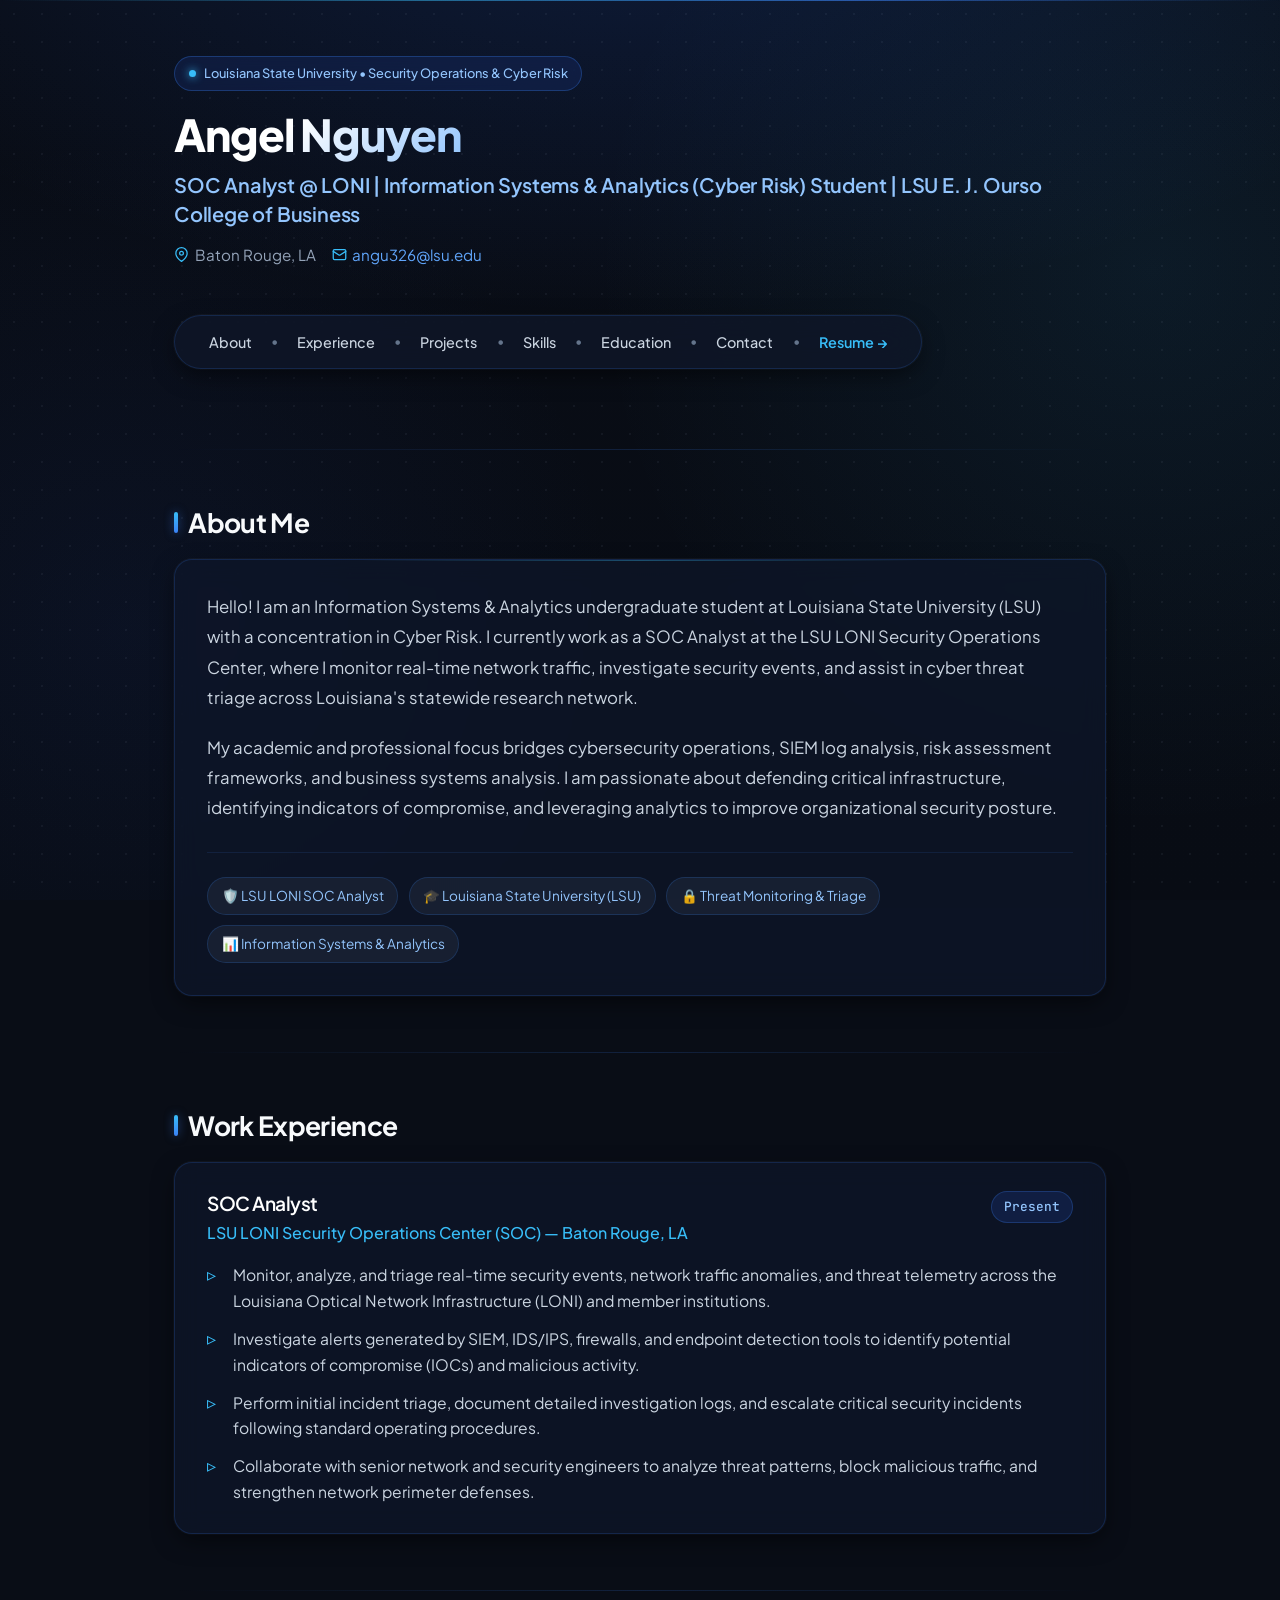
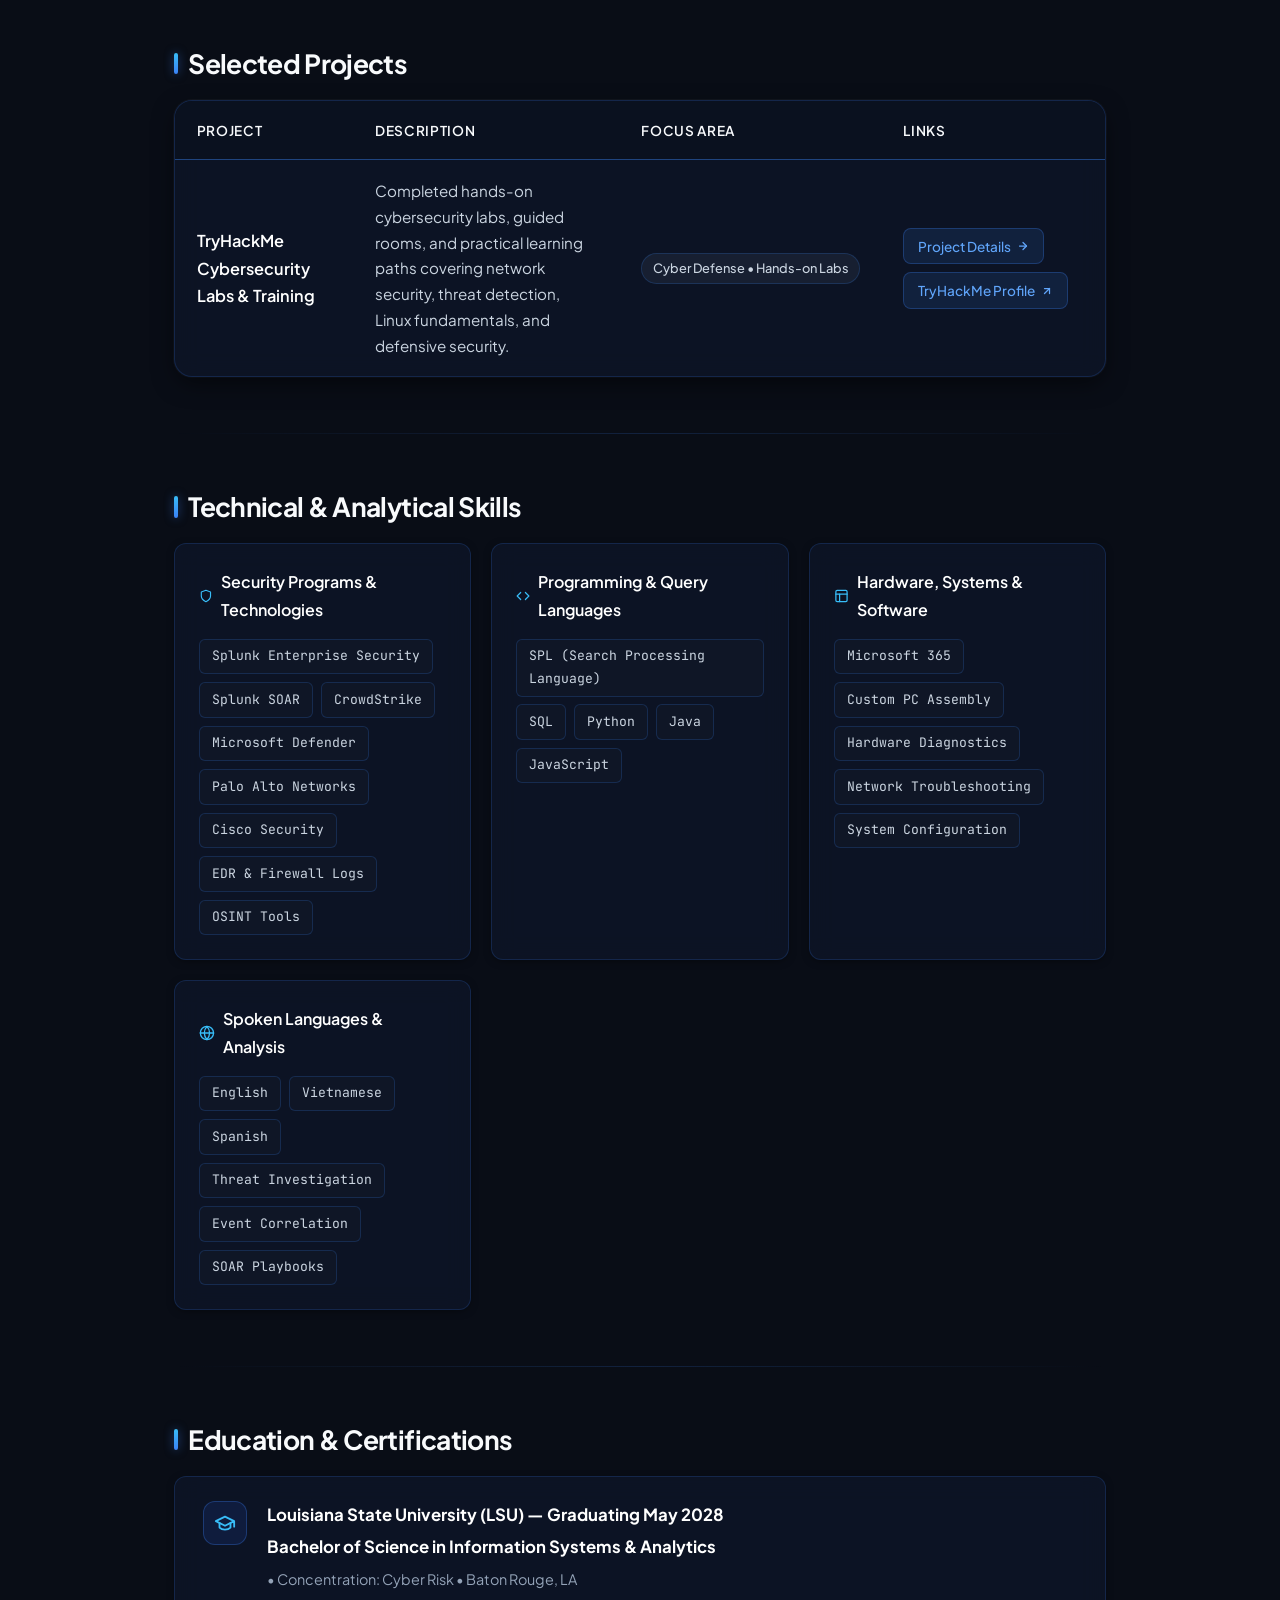
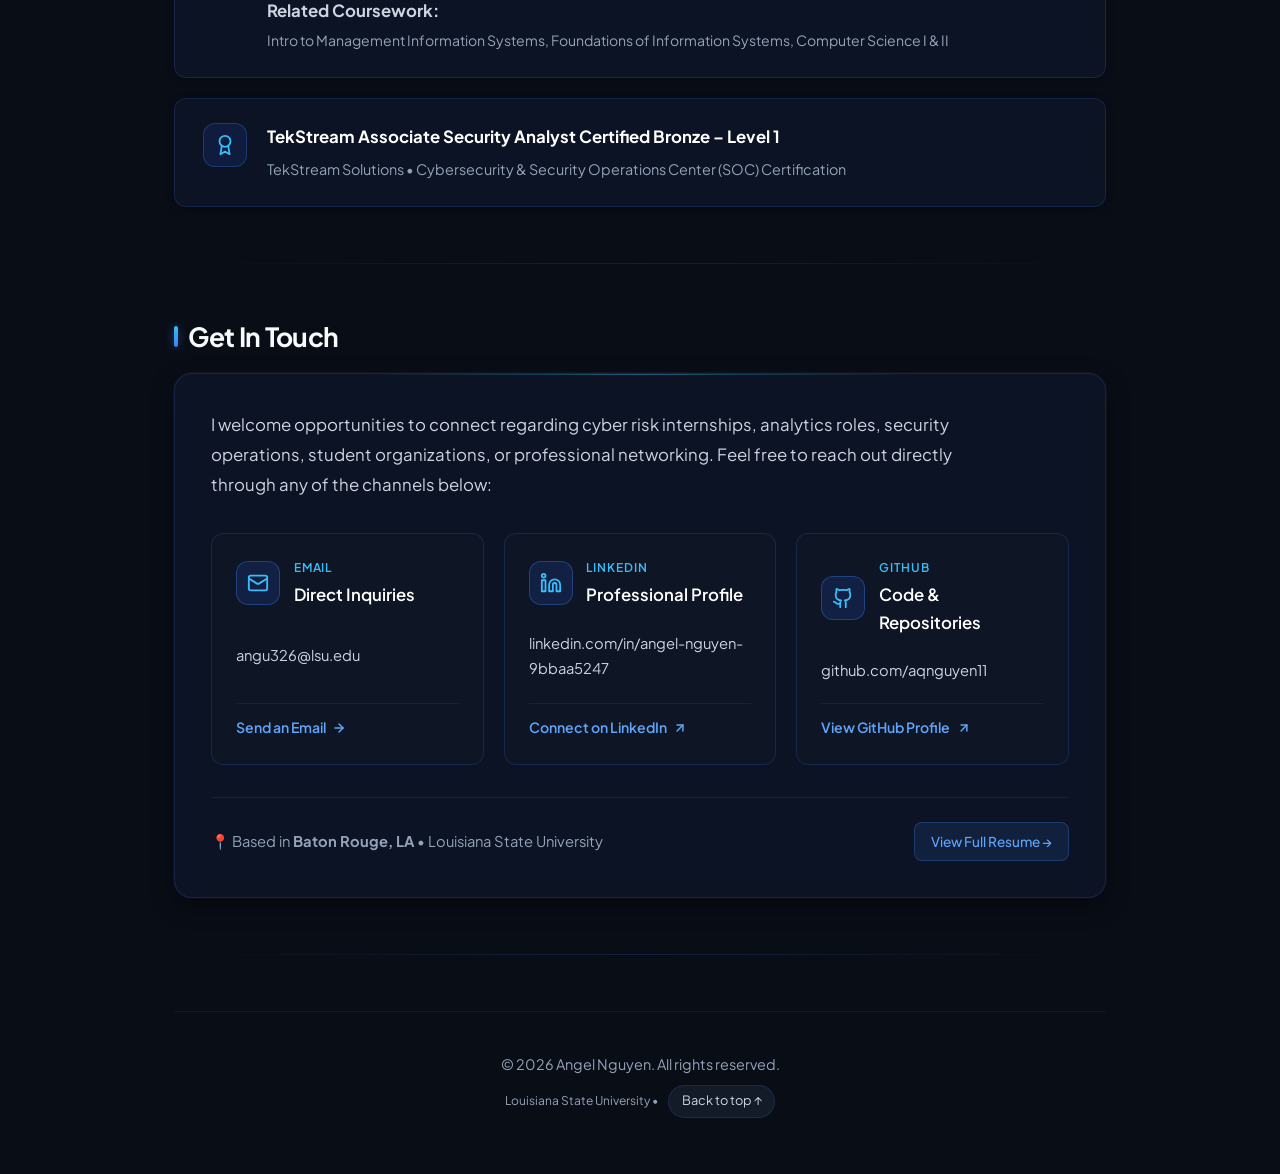
<file: index.html>
<!DOCTYPE html>
<html lang="en">
<head>
    <meta charset="UTF-8">
    <meta name="viewport" content="width=device-width, initial-scale=1.0">
    <meta name="description" content="Angel Nguyen - SOC Analyst @ LONI | Information Systems &amp; Analytics (Cyber Risk) Student | LSU E. J. Ourso College of Business.">
    <title>Angel Nguyen | LSU Information Systems &amp; Analytics</title>
    <!-- Google Fonts -->
    <link rel="preconnect" href="https://fonts.googleapis.com">
    <link rel="preconnect" href="https://fonts.gstatic.com" crossorigin>
    <link href="https://fonts.googleapis.com/css2?family=Plus+Jakarta+Sans:wght@300;400;500;600;700;800&family=JetBrains+Mono:wght@400;500;600&display=swap" rel="stylesheet">
    <!-- Modern Stylesheet -->
    <link rel="stylesheet" href="styles.css">
</head>
<body id="top">

    <div class="container">
        <header>
            <div class="hero-badge-wrap">
                <span class="status-badge">
                    <span class="status-indicator"></span>
                    Louisiana State University &bull; Security Operations &amp; Cyber Risk
                </span>
            </div>

            <h1>Angel Nguyen</h1>
            <p class="hero-subtitle">SOC Analyst @ LONI | Information Systems &amp; Analytics (Cyber Risk) Student | LSU E. J. Ourso College of Business</p>
            
            <div class="hero-meta">
                <span class="hero-meta-item">
                    <svg viewBox="0 0 24 24" fill="none" stroke="currentColor" stroke-width="2" stroke-linecap="round" stroke-linejoin="round" aria-hidden="true"><path d="M21 10c0 7-9 13-9 13s-9-6-9-13a9 9 0 0 1 18 0z"></path><circle cx="12" cy="10" r="3"></circle></svg>
                    Baton Rouge, LA
                </span>
                <span class="hero-meta-item">
                    <svg viewBox="0 0 24 24" fill="none" stroke="currentColor" stroke-width="2" stroke-linecap="round" stroke-linejoin="round" aria-hidden="true"><rect width="20" height="16" x="2" y="4" rx="2"></rect><path d="m22 7-8.97 5.7a1.94 1.94 0 0 1-2.06 0L2 7"></path></svg>
                    <a href="mailto:angu326@lsu.edu">angu326@lsu.edu</a>
                </span>
            </div>
            
            <nav aria-label="Page navigation">
                <p>
                    <a href="#about">About</a>
                    <span class="nav-separator">&bull;</span>
                    <a href="#experience">Experience</a>
                    <span class="nav-separator">&bull;</span>
                    <a href="#projects">Projects</a>
                    <span class="nav-separator">&bull;</span>
                    <a href="#skills">Skills</a>
                    <span class="nav-separator">&bull;</span>
                    <a href="#education">Education</a>
                    <span class="nav-separator">&bull;</span>
                    <a href="#contact">Contact</a>
                    <span class="nav-separator">&bull;</span>
                    <a href="resume.html" style="color: var(--accent-cyan); font-weight: 600;">Resume &rarr;</a>
                </p>
            </nav>
        </header>

        <hr>

        <main>
            <section id="about">
                <h2>About Me</h2>
                <div class="card">
                    <p>
                        Hello! I am an Information Systems &amp; Analytics undergraduate student at Louisiana State University (LSU)
                        with a concentration in Cyber Risk. I currently work as a SOC Analyst at the LSU LONI Security Operations Center,
                        where I monitor real-time network traffic, investigate security events, and assist in cyber threat triage across Louisiana's statewide research network.
                    </p>
                    <p>
                        My academic and professional focus bridges cybersecurity operations, SIEM log analysis, risk assessment frameworks,
                        and business systems analysis. I am passionate about defending critical infrastructure, identifying indicators of compromise,
                        and leveraging analytics to improve organizational security posture.
                    </p>

                    <div class="highlight-chips">
                        <span class="highlight-chip">🛡️ LSU LONI SOC Analyst</span>
                        <span class="highlight-chip">🎓 Louisiana State University (LSU)</span>
                        <span class="highlight-chip">🔒 Threat Monitoring &amp; Triage</span>
                        <span class="highlight-chip">📊 Information Systems &amp; Analytics</span>
                    </div>
                </div>
            </section>

            <hr>

            <section id="experience">
                <h2>Work Experience</h2>

                <div class="timeline">
                    <article class="experience-item">
                        <div class="experience-header">
                            <div>
                                <h3>SOC Analyst</h3>
                                <p class="company-title">LSU LONI Security Operations Center (SOC) &mdash; Baton Rouge, LA</p>
                            </div>
                            <span class="date-badge">Present</span>
                        </div>
                        <ul>
                            <li>Monitor, analyze, and triage real-time security events, network traffic anomalies, and threat telemetry across the Louisiana Optical Network Infrastructure (LONI) and member institutions.</li>
                            <li>Investigate alerts generated by SIEM, IDS/IPS, firewalls, and endpoint detection tools to identify potential indicators of compromise (IOCs) and malicious activity.</li>
                            <li>Perform initial incident triage, document detailed investigation logs, and escalate critical security incidents following standard operating procedures.</li>
                            <li>Collaborate with senior network and security engineers to analyze threat patterns, block malicious traffic, and strengthen network perimeter defenses.</li>
                        </ul>
                    </article>
                </div>
            </section>

            <hr>

            <section id="projects">
                <h2>Selected Projects</h2>

                <div class="table-wrapper">
                    <table>
                        <thead>
                            <tr>
                                <th>Project</th>
                                <th>Description</th>
                                <th>Focus Area</th>
                                <th>Links</th>
                            </tr>
                        </thead>
                        <tbody>
                            <tr>
                                <td>
                                    <strong><a href="project.html" style="color: #ffffff; text-decoration: none;">TryHackMe Cybersecurity Labs &amp; Training</a></strong>
                                </td>
                                <td>Completed hands-on cybersecurity labs, guided rooms, and practical learning paths covering network security, threat detection, Linux fundamentals, and defensive security.</td>
                                <td><span class="role-tag">Cyber Defense &bull; Hands-on Labs</span></td>
                                <td>
                                    <div style="display: flex; gap: 0.5rem; flex-wrap: wrap;">
                                        <a class="project-link" href="project.html">
                                            Project Details
                                            <svg viewBox="0 0 24 24" fill="none" stroke="currentColor" stroke-width="2.5" stroke-linecap="round" stroke-linejoin="round" aria-hidden="true"><path d="M5 12h14"></path><path d="m12 5 7 7-7 7"></path></svg>
                                        </a>
                                        <a class="project-link" href="https://tryhackme.com/p/angu326" target="_blank" rel="noopener noreferrer">
                                            TryHackMe Profile
                                            <svg viewBox="0 0 24 24" fill="none" stroke="currentColor" stroke-width="2.5" stroke-linecap="round" stroke-linejoin="round" aria-hidden="true"><path d="M7 17 17 7"></path><path d="M7 7h10v10"></path></svg>
                                        </a>
                                    </div>
                                </td>
                            </tr>
                        </tbody>
                    </table>
                </div>
            </section>

            <hr>

            <section id="skills">
                <h2>Technical &amp; Analytical Skills</h2>
                <div class="skills-grid">
                    <div class="skill-category-card">
                        <div class="skill-category-title">
                            <svg viewBox="0 0 24 24" fill="none" stroke="currentColor" stroke-width="2" stroke-linecap="round" stroke-linejoin="round" aria-hidden="true"><path d="M12 22s8-4 8-10V5l-8-3-8 3v7c0 6 8 10 8 10z"></path></svg>
                            Security Programs &amp; Technologies
                        </div>
                        <div class="skill-tags">
                            <span class="skill-badge">Splunk Enterprise Security</span>
                            <span class="skill-badge">Splunk SOAR</span>
                            <span class="skill-badge">CrowdStrike</span>
                            <span class="skill-badge">Microsoft Defender</span>
                            <span class="skill-badge">Palo Alto Networks</span>
                            <span class="skill-badge">Cisco Security</span>
                            <span class="skill-badge">EDR &amp; Firewall Logs</span>
                            <span class="skill-badge">OSINT Tools</span>
                        </div>
                    </div>

                    <div class="skill-category-card">
                        <div class="skill-category-title">
                            <svg viewBox="0 0 24 24" fill="none" stroke="currentColor" stroke-width="2" stroke-linecap="round" stroke-linejoin="round" aria-hidden="true"><polyline points="16 18 22 12 16 6"></polyline><polyline points="8 6 2 12 8 18"></polyline></svg>
                            Programming &amp; Query Languages
                        </div>
                        <div class="skill-tags">
                            <span class="skill-badge">SPL (Search Processing Language)</span>
                            <span class="skill-badge">SQL</span>
                            <span class="skill-badge">Python</span>
                            <span class="skill-badge">Java</span>
                            <span class="skill-badge">JavaScript</span>
                        </div>
                    </div>

                    <div class="skill-category-card">
                        <div class="skill-category-title">
                            <svg viewBox="0 0 24 24" fill="none" stroke="currentColor" stroke-width="2" stroke-linecap="round" stroke-linejoin="round" aria-hidden="true"><rect width="18" height="18" x="3" y="3" rx="2"></rect><path d="M3 9h18"></path><path d="M9 21V9"></path></svg>
                            Hardware, Systems &amp; Software
                        </div>
                        <div class="skill-tags">
                            <span class="skill-badge">Microsoft 365</span>
                            <span class="skill-badge">Custom PC Assembly</span>
                            <span class="skill-badge">Hardware Diagnostics</span>
                            <span class="skill-badge">Network Troubleshooting</span>
                            <span class="skill-badge">System Configuration</span>
                        </div>
                    </div>

                    <div class="skill-category-card">
                        <div class="skill-category-title">
                            <svg viewBox="0 0 24 24" fill="none" stroke="currentColor" stroke-width="2" stroke-linecap="round" stroke-linejoin="round" aria-hidden="true"><circle cx="12" cy="12" r="10"></circle><line x1="2" y1="12" x2="22" y2="12"></line><path d="M12 2a15.3 15.3 0 0 1 4 10 15.3 15.3 0 0 1-4 10 15.3 15.3 0 0 1-4-10 15.3 15.3 0 0 1 4-10z"></path></svg>
                            Spoken Languages &amp; Analysis
                        </div>
                        <div class="skill-tags">
                            <span class="skill-badge">English</span>
                            <span class="skill-badge">Vietnamese</span>
                            <span class="skill-badge">Spanish</span>
                            <span class="skill-badge">Threat Investigation</span>
                            <span class="skill-badge">Event Correlation</span>
                            <span class="skill-badge">SOAR Playbooks</span>
                        </div>
                    </div>
                </div>
            </section>

            <hr>

            <section id="education">
                <h2>Education &amp; Certifications</h2>
                <ul class="edu-list">
                    <li class="edu-item">
                        <div class="edu-icon-wrap" aria-hidden="true">
                            <svg viewBox="0 0 24 24" fill="none" stroke="currentColor" stroke-width="2" stroke-linecap="round" stroke-linejoin="round"><path d="M22 10v6M2 10l10-5 10 5-10 5z"></path><path d="M6 12v5c3 3 9 3 12 0v-5"></path></svg>
                        </div>
                        <div class="edu-content">
                            <strong>Louisiana State University (LSU) &mdash; Graduating May 2028</strong>
                            <span class="edu-sub"><strong>Bachelor of Science in Information Systems &amp; Analytics</strong> &bull; Concentration: Cyber Risk &bull; Baton Rouge, LA</span>
                            <p style="margin-top: 0.35rem; font-size: 0.88rem; color: var(--text-muted); margin-bottom: 0;">
                                <strong style="color: #cbd5e1;">Related Coursework:</strong> Intro to Management Information Systems, Foundations of Information Systems, Computer Science I &amp; II
                            </p>
                        </div>
                    </li>
                    <li class="edu-item">
                        <div class="edu-icon-wrap" aria-hidden="true">
                            <svg viewBox="0 0 24 24" fill="none" stroke="currentColor" stroke-width="2" stroke-linecap="round" stroke-linejoin="round"><circle cx="12" cy="8" r="6"></circle><path d="M15.477 12.89 17 22l-5-3-5 3 1.523-9.11"></path></svg>
                        </div>
                        <div class="edu-content">
                            <strong>TekStream Associate Security Analyst Certified Bronze &ndash; Level 1</strong>
                            <span class="edu-sub">TekStream Solutions &bull; Cybersecurity &amp; Security Operations Center (SOC) Certification</span>
                        </div>
                    </li>
                </ul>
            </section>

            <hr>

            <section id="contact">
                <h2>Get In Touch</h2>
                
                <div class="contact-hub-card">
                    <p class="contact-hub-intro">
                        I welcome opportunities to connect regarding cyber risk internships, analytics roles, security operations,
                        student organizations, or professional networking. Feel free to reach out directly through any of the channels below:
                    </p>

                    <div class="contact-grid-modern">
                        <!-- Email Card -->
                        <a href="mailto:angu326@lsu.edu" class="contact-card-item">
                            <div class="contact-card-header">
                                <div class="contact-icon-bubble" aria-hidden="true">
                                    <svg width="22" height="22" viewBox="0 0 24 24" fill="none" stroke="currentColor" stroke-width="2" stroke-linecap="round" stroke-linejoin="round"><rect width="20" height="16" x="2" y="4" rx="2"></rect><path d="m22 7-8.97 5.7a1.94 1.94 0 0 1-2.06 0L2 7"></path></svg>
                                </div>
                                <div>
                                    <div class="contact-type-label">Email</div>
                                    <div class="contact-channel-title">Direct Inquiries</div>
                                </div>
                            </div>
                            <div class="contact-card-value">angu326@lsu.edu</div>
                            <div class="contact-card-action">
                                Send an Email
                                <svg viewBox="0 0 24 24" fill="none" stroke="currentColor" stroke-width="2.5" stroke-linecap="round" stroke-linejoin="round" aria-hidden="true"><path d="M5 12h14"></path><path d="m12 5 7 7-7 7"></path></svg>
                            </div>
                        </a>

                        <!-- LinkedIn Card -->
                        <a href="https://www.linkedin.com/in/angel-nguyen-9bbaa5247" target="_blank" rel="noopener noreferrer" class="contact-card-item">
                            <div class="contact-card-header">
                                <div class="contact-icon-bubble" aria-hidden="true">
                                    <svg width="22" height="22" viewBox="0 0 24 24" fill="none" stroke="currentColor" stroke-width="2" stroke-linecap="round" stroke-linejoin="round"><path d="M16 8a6 6 0 0 1 6 6v7h-4v-7a2 2 0 0 0-2-2 2 2 0 0 0-2 2v7h-4v-7a6 6 0 0 1 6-6z"></path><rect width="4" height="12" x="2" y="9"></rect><circle cx="4" cy="4" r="2"></circle></svg>
                                </div>
                                <div>
                                    <div class="contact-type-label">LinkedIn</div>
                                    <div class="contact-channel-title">Professional Profile</div>
                                </div>
                            </div>
                            <div class="contact-card-value">linkedin.com/in/angel-nguyen-9bbaa5247</div>
                            <div class="contact-card-action">
                                Connect on LinkedIn
                                <svg viewBox="0 0 24 24" fill="none" stroke="currentColor" stroke-width="2.5" stroke-linecap="round" stroke-linejoin="round" aria-hidden="true"><path d="M7 17 17 7"></path><path d="M7 7h10v10"></path></svg>
                            </div>
                        </a>

                        <!-- GitHub Card -->
                        <a href="https://github.com/aqnguyen11" target="_blank" rel="noopener noreferrer" class="contact-card-item">
                            <div class="contact-card-header">
                                <div class="contact-icon-bubble" aria-hidden="true">
                                    <svg width="22" height="22" viewBox="0 0 24 24" fill="none" stroke="currentColor" stroke-width="2" stroke-linecap="round" stroke-linejoin="round"><path d="M15 22v-4a4.8 4.8 0 0 0-1-3.5c3 0 6-2 6-5.5.08-1.25-.27-2.48-1-3.5.28-1.15.28-2.35 0-3.5 0 0-1 0-3 1.5-2.64-.5-5.36-.5-8 0C6 2 5 2 5 2c-.3 1.15-.3 2.35 0 3.5A5.403 5.403 0 0 0 4 9c0 3.5 3 5.5 6 5.5-.39.49-.68 1.05-.85 1.65-.17.6-.22 1.23-.15 1.85v4"></path><path d="M9 18c-4.51 2-5-2-7-2"></path></svg>
                                </div>
                                <div>
                                    <div class="contact-type-label">GitHub</div>
                                    <div class="contact-channel-title">Code &amp; Repositories</div>
                                </div>
                            </div>
                            <div class="contact-card-value">github.com/aqnguyen11</div>
                            <div class="contact-card-action">
                                View GitHub Profile
                                <svg viewBox="0 0 24 24" fill="none" stroke="currentColor" stroke-width="2.5" stroke-linecap="round" stroke-linejoin="round" aria-hidden="true"><path d="M7 17 17 7"></path><path d="M7 7h10v10"></path></svg>
                            </div>
                        </a>
                    </div>

                    <div class="contact-hub-footer">
                        <span>
                            📍 Based in <strong>Baton Rouge, LA</strong> &bull; Louisiana State University
                        </span>
                        <a href="resume.html" class="project-link" style="padding: 0.45rem 1rem;">
                            View Full Resume &rarr;
                        </a>
                    </div>
                </div>
            </section>
        </main>

        <hr>

        <footer>
            <p>&copy; 2026 Angel Nguyen. All rights reserved.</p>
            <p>
                <small>Louisiana State University &bull; 
                    <a href="#top" class="back-to-top">
                        Back to top &uarr;
                    </a>
                </small>
            </p>
        </footer>
    </div>

</body>
</html>
</file>
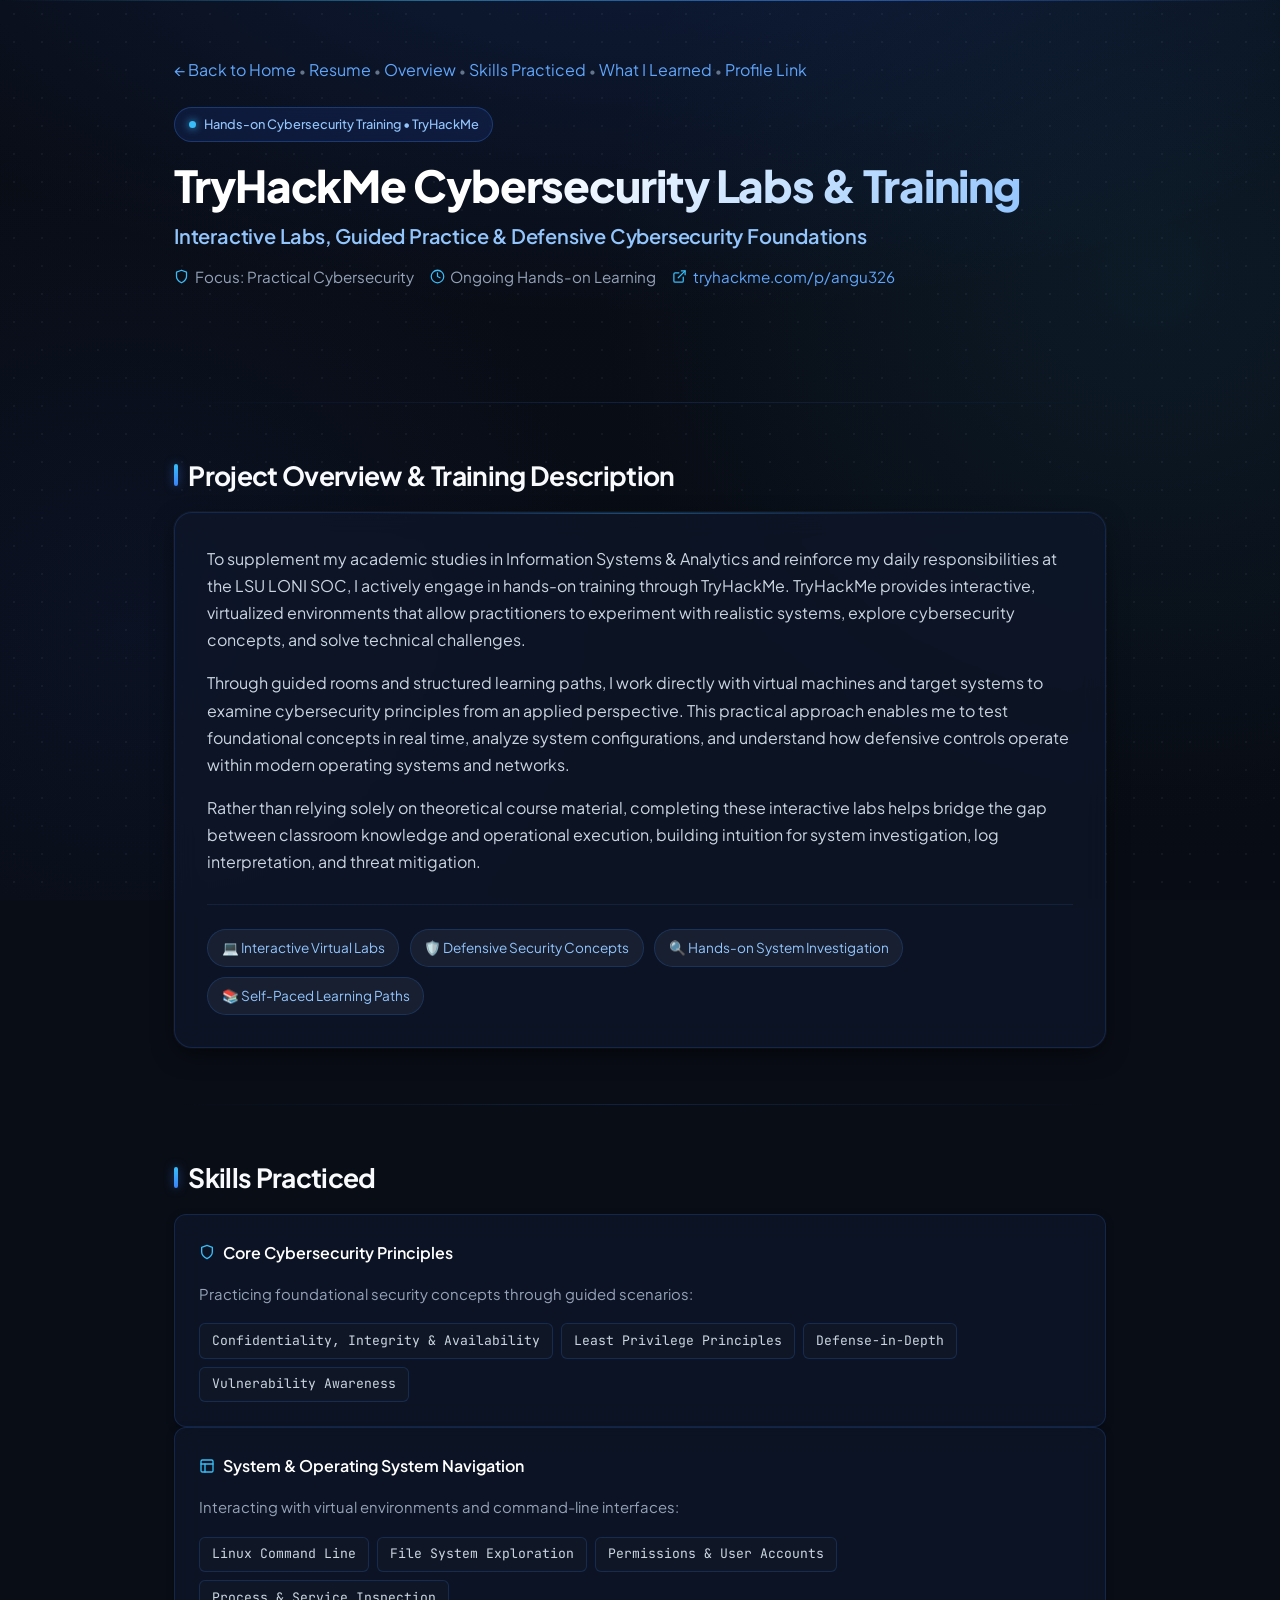
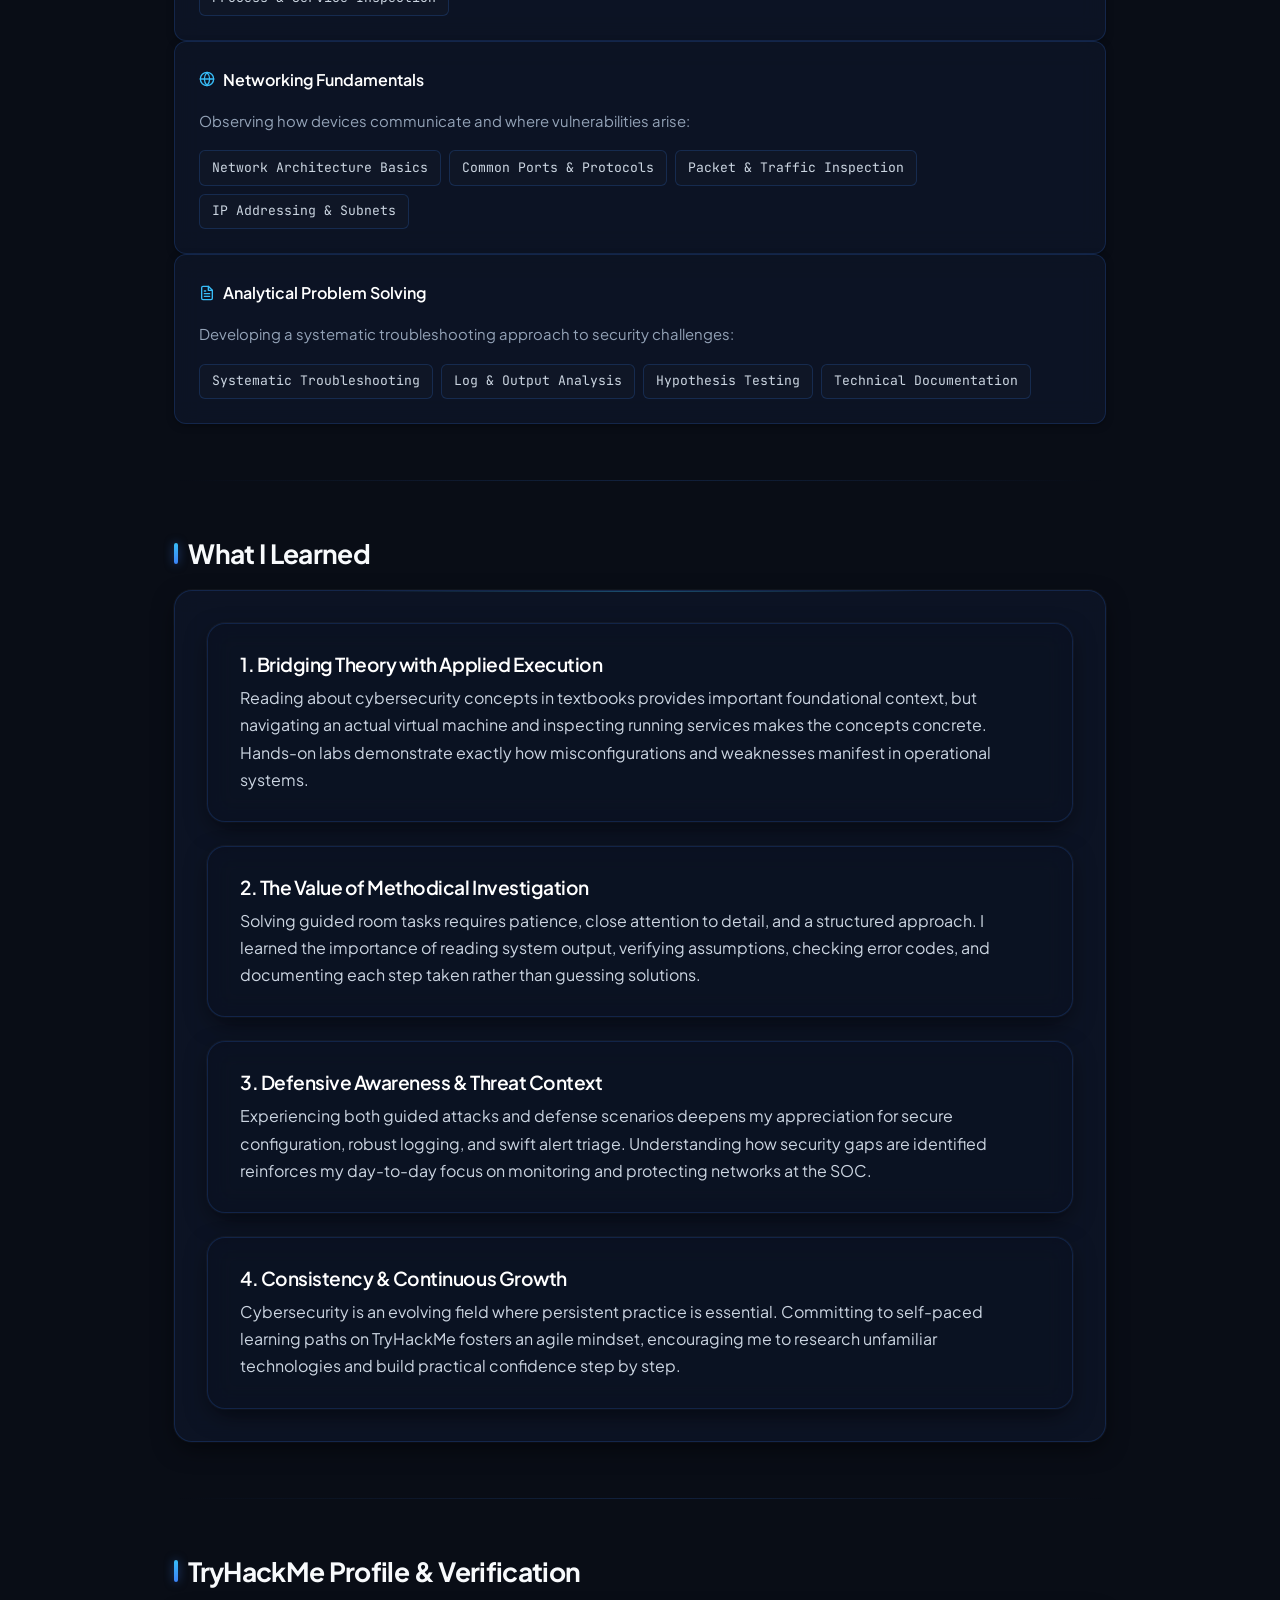
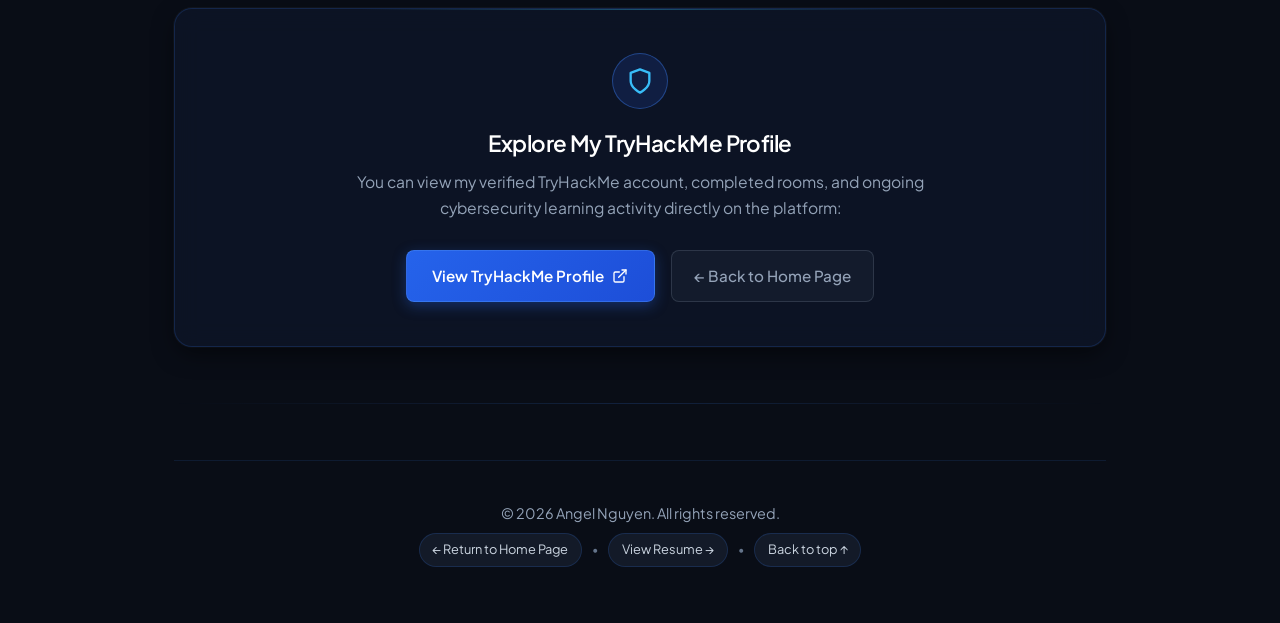
<file: project.html>
<!DOCTYPE html>
<html lang="en">
<head>
    <meta charset="UTF-8">
    <meta name="viewport" content="width=device-width, initial-scale=1.0">
    <meta name="description" content="TryHackMe Cybersecurity Labs & Training - Angel Nguyen's hands-on cybersecurity lab practice, skills, and key learnings.">
    <title>TryHackMe Labs &amp; Training | Angel Nguyen</title>
    <!-- Google Fonts -->
    <link rel="preconnect" href="https://fonts.googleapis.com">
    <link rel="preconnect" href="https://fonts.gstatic.com" crossorigin>
    <link href="https://fonts.googleapis.com/css2?family=Plus+Jakarta+Sans:wght@300;400;500;600;700;800&family=JetBrains+Mono:wght@400;500;600&display=swap" rel="stylesheet">
    <!-- Shared Stylesheet -->
    <link rel="stylesheet" href="styles.css">
</head>
<body id="top">

    <div class="container">
        <header>
            <nav aria-label="Breadcrumb navigation" style="margin-bottom: 1.5rem; display: inline-block;">
                <p>
                    <a href="index.html">&larr; Back to Home</a>
                    <span class="nav-separator">&bull;</span>
                    <a href="resume.html">Resume</a>
                    <span class="nav-separator">&bull;</span>
                    <a href="#overview">Overview</a>
                    <span class="nav-separator">&bull;</span>
                    <a href="#skills-practiced">Skills Practiced</a>
                    <span class="nav-separator">&bull;</span>
                    <a href="#what-i-learned">What I Learned</a>
                    <span class="nav-separator">&bull;</span>
                    <a href="#profile">Profile Link</a>
                </p>
            </nav>

            <div class="hero-badge-wrap">
                <span class="status-badge">
                    <span class="status-indicator"></span>
                    Hands-on Cybersecurity Training &bull; TryHackMe
                </span>
            </div>

            <h1>TryHackMe Cybersecurity Labs &amp; Training</h1>
            <p class="hero-subtitle">Interactive Labs, Guided Practice &amp; Defensive Cybersecurity Foundations</p>
            
            <div class="hero-meta">
                <span class="hero-meta-item">
                    <svg viewBox="0 0 24 24" fill="none" stroke="currentColor" stroke-width="2" stroke-linecap="round" stroke-linejoin="round" aria-hidden="true"><path d="M12 22s8-4 8-10V5l-8-3-8 3v7c0 6 8 10 8 10z"></path></svg>
                    Focus: Practical Cybersecurity
                </span>
                <span class="hero-meta-item">
                    <svg viewBox="0 0 24 24" fill="none" stroke="currentColor" stroke-width="2" stroke-linecap="round" stroke-linejoin="round" aria-hidden="true"><circle cx="12" cy="12" r="10"></circle><polyline points="12 6 12 12 16 14"></polyline></svg>
                    Ongoing Hands-on Learning
                </span>
                <span class="hero-meta-item">
                    <svg viewBox="0 0 24 24" fill="none" stroke="currentColor" stroke-width="2" stroke-linecap="round" stroke-linejoin="round" aria-hidden="true"><path d="M18 13v6a2 2 0 0 1-2 2H5a2 2 0 0 1-2-2V8a2 2 0 0 1 2-2h6"></path><polyline points="15 3 21 3 21 9"></polyline><line x1="10" y1="14" x2="21" y2="3"></line></svg>
                    <a href="https://tryhackme.com/p/angu326" target="_blank" rel="noopener noreferrer">tryhackme.com/p/angu326</a>
                </span>
            </div>
        </header>

        <hr>

        <main>
            <!-- Project Description Section -->
            <section id="overview">
                <h2>Project Overview &amp; Training Description</h2>
                <div class="card">
                    <p>
                        To supplement my academic studies in Information Systems &amp; Analytics and reinforce my daily responsibilities at the LSU LONI SOC,
                        I actively engage in hands-on training through TryHackMe. TryHackMe provides interactive, virtualized environments that allow practitioners
                        to experiment with realistic systems, explore cybersecurity concepts, and solve technical challenges.
                    </p>
                    <p>
                        Through guided rooms and structured learning paths, I work directly with virtual machines and target systems to examine cybersecurity principles
                        from an applied perspective. This practical approach enables me to test foundational concepts in real time, analyze system configurations,
                        and understand how defensive controls operate within modern operating systems and networks.
                    </p>
                    <p>
                        Rather than relying solely on theoretical course material, completing these interactive labs helps bridge the gap between classroom knowledge
                        and operational execution, building intuition for system investigation, log interpretation, and threat mitigation.
                    </p>

                    <div class="highlight-chips">
                        <span class="highlight-chip">💻 Interactive Virtual Labs</span>
                        <span class="highlight-chip">🛡️ Defensive Security Concepts</span>
                        <span class="highlight-chip">🔍 Hands-on System Investigation</span>
                        <span class="highlight-chip">📚 Self-Paced Learning Paths</span>
                    </div>
                </div>
            </section>

            <hr>

            <!-- Skills Practiced Section -->
            <section id="skills-practiced">
                <h2>Skills Practiced</h2>
                <div class="skills-grid">
                    <div class="skill-category-card">
                        <div class="skill-category-title">
                            <svg viewBox="0 0 24 24" fill="none" stroke="currentColor" stroke-width="2" stroke-linecap="round" stroke-linejoin="round" aria-hidden="true"><path d="M12 22s8-4 8-10V5l-8-3-8 3v7c0 6 8 10 8 10z"></path></svg>
                            Core Cybersecurity Principles
                        </div>
                        <p style="font-size: 0.93rem; color: var(--text-muted); margin-bottom: 1rem;">
                            Practicing foundational security concepts through guided scenarios:
                        </p>
                        <div class="skill-tags">
                            <span class="skill-badge">Confidentiality, Integrity &amp; Availability</span>
                            <span class="skill-badge">Least Privilege Principles</span>
                            <span class="skill-badge">Defense-in-Depth</span>
                            <span class="skill-badge">Vulnerability Awareness</span>
                        </div>
                    </div>

                    <div class="skill-category-card">
                        <div class="skill-category-title">
                            <svg viewBox="0 0 24 24" fill="none" stroke="currentColor" stroke-width="2" stroke-linecap="round" stroke-linejoin="round" aria-hidden="true"><rect width="18" height="18" x="3" y="3" rx="2"></rect><path d="M3 9h18"></path><path d="M9 21V9"></path></svg>
                            System &amp; Operating System Navigation
                        </div>
                        <p style="font-size: 0.93rem; color: var(--text-muted); margin-bottom: 1rem;">
                            Interacting with virtual environments and command-line interfaces:
                        </p>
                        <div class="skill-tags">
                            <span class="skill-badge">Linux Command Line</span>
                            <span class="skill-badge">File System Exploration</span>
                            <span class="skill-badge">Permissions &amp; User Accounts</span>
                            <span class="skill-badge">Process &amp; Service Inspection</span>
                        </div>
                    </div>

                    <div class="skill-category-card">
                        <div class="skill-category-title">
                            <svg viewBox="0 0 24 24" fill="none" stroke="currentColor" stroke-width="2" stroke-linecap="round" stroke-linejoin="round" aria-hidden="true"><circle cx="12" cy="12" r="10"></circle><line x1="2" y1="12" x2="22" y2="12"></line><path d="M12 2a15.3 15.3 0 0 1 4 10 15.3 15.3 0 0 1-4 10 15.3 15.3 0 0 1-4-10 15.3 15.3 0 0 1 4-10z"></path></svg>
                            Networking Fundamentals
                        </div>
                        <p style="font-size: 0.93rem; color: var(--text-muted); margin-bottom: 1rem;">
                            Observing how devices communicate and where vulnerabilities arise:
                        </p>
                        <div class="skill-tags">
                            <span class="skill-badge">Network Architecture Basics</span>
                            <span class="skill-badge">Common Ports &amp; Protocols</span>
                            <span class="skill-badge">Packet &amp; Traffic Inspection</span>
                            <span class="skill-badge">IP Addressing &amp; Subnets</span>
                        </div>
                    </div>

                    <div class="skill-category-card">
                        <div class="skill-category-title">
                            <svg viewBox="0 0 24 24" fill="none" stroke="currentColor" stroke-width="2" stroke-linecap="round" stroke-linejoin="round" aria-hidden="true"><path d="M14 2H6a2 2 0 0 0-2 2v16a2 2 0 0 0 2 2h12a2 2 0 0 0 2-2V8z"></path><polyline points="14 2 14 8 20 8"></polyline><line x1="16" y1="13" x2="8" y2="13"></line><line x1="16" y1="17" x2="8" y2="17"></line><polyline points="10 9 9 9 8 9"></polyline></svg>
                            Analytical Problem Solving
                        </div>
                        <p style="font-size: 0.93rem; color: var(--text-muted); margin-bottom: 1rem;">
                            Developing a systematic troubleshooting approach to security challenges:
                        </p>
                        <div class="skill-tags">
                            <span class="skill-badge">Systematic Troubleshooting</span>
                            <span class="skill-badge">Log &amp; Output Analysis</span>
                            <span class="skill-badge">Hypothesis Testing</span>
                            <span class="skill-badge">Technical Documentation</span>
                        </div>
                    </div>
                </div>
            </section>

            <hr>

            <!-- What I Learned Section -->
            <section id="what-i-learned">
                <h2>What I Learned</h2>
                <div class="card">
                    <article class="experience-item" style="margin-bottom: 1.5rem; background: rgba(11, 17, 32, 0.6);">
                        <h3 style="color: #ffffff; margin-bottom: 0.5rem;">1. Bridging Theory with Applied Execution</h3>
                        <p style="color: var(--text-secondary); line-height: 1.7;">
                            Reading about cybersecurity concepts in textbooks provides important foundational context, but navigating an actual virtual machine
                            and inspecting running services makes the concepts concrete. Hands-on labs demonstrate exactly how misconfigurations and weaknesses
                            manifest in operational systems.
                        </p>
                    </article>

                    <article class="experience-item" style="margin-bottom: 1.5rem; background: rgba(11, 17, 32, 0.6);">
                        <h3 style="color: #ffffff; margin-bottom: 0.5rem;">2. The Value of Methodical Investigation</h3>
                        <p style="color: var(--text-secondary); line-height: 1.7;">
                            Solving guided room tasks requires patience, close attention to detail, and a structured approach. I learned the importance of reading system output,
                            verifying assumptions, checking error codes, and documenting each step taken rather than guessing solutions.
                        </p>
                    </article>

                    <article class="experience-item" style="margin-bottom: 1.5rem; background: rgba(11, 17, 32, 0.6);">
                        <h3 style="color: #ffffff; margin-bottom: 0.5rem;">3. Defensive Awareness &amp; Threat Context</h3>
                        <p style="color: var(--text-secondary); line-height: 1.7;">
                            Experiencing both guided attacks and defense scenarios deepens my appreciation for secure configuration, robust logging,
                            and swift alert triage. Understanding how security gaps are identified reinforces my day-to-day focus on monitoring and protecting networks at the SOC.
                        </p>
                    </article>

                    <article class="experience-item" style="background: rgba(11, 17, 32, 0.6);">
                        <h3 style="color: #ffffff; margin-bottom: 0.5rem;">4. Consistency &amp; Continuous Growth</h3>
                        <p style="color: var(--text-secondary); line-height: 1.7;">
                            Cybersecurity is an evolving field where persistent practice is essential. Committing to self-paced learning paths on TryHackMe
                            fosters an agile mindset, encouraging me to research unfamiliar technologies and build practical confidence step by step.
                        </p>
                    </article>
                </div>
            </section>

            <hr>

            <!-- Profile & Links Section -->
            <section id="profile">
                <h2>TryHackMe Profile &amp; Verification</h2>
                <div class="card" style="text-align: center; padding: 2.75rem 2rem;">
                    <div style="width: 56px; height: 56px; margin: 0 auto 1.25rem; border-radius: 50%; background: rgba(30, 58, 138, 0.3); border: 1px solid rgba(59, 130, 246, 0.4); display: flex; align-items: center; justify-content: center; color: var(--accent-cyan);">
                        <svg width="28" height="28" viewBox="0 0 24 24" fill="none" stroke="currentColor" stroke-width="2" stroke-linecap="round" stroke-linejoin="round" aria-hidden="true"><path d="M12 22s8-4 8-10V5l-8-3-8 3v7c0 6 8 10 8 10z"></path></svg>
                    </div>
                    <h3 style="font-size: 1.4rem; color: #ffffff; margin-bottom: 0.75rem;">Explore My TryHackMe Profile</h3>
                    <p style="max-width: 600px; margin: 0 auto 1.75rem; color: var(--text-muted); font-size: 0.98rem; line-height: 1.7;">
                        You can view my verified TryHackMe account, completed rooms, and ongoing cybersecurity learning activity directly on the platform:
                    </p>

                    <div style="display: flex; justify-content: center; gap: 1rem; flex-wrap: wrap;">
                        <a href="https://tryhackme.com/p/angu326" target="_blank" rel="noopener noreferrer" class="btn-primary" style="text-decoration: none;">
                            View TryHackMe Profile
                            <svg width="16" height="16" viewBox="0 0 24 24" fill="none" stroke="currentColor" stroke-width="2" stroke-linecap="round" stroke-linejoin="round" aria-hidden="true"><path d="M18 13v6a2 2 0 0 1-2 2H5a2 2 0 0 1-2-2V8a2 2 0 0 1 2-2h6"></path><polyline points="15 3 21 3 21 9"></polyline><line x1="10" y1="14" x2="21" y2="3"></line></svg>
                        </a>
                        <a href="index.html" class="btn-secondary" style="text-decoration: none;">
                            &larr; Back to Home Page
                        </a>
                    </div>
                </div>
            </section>
        </main>

        <hr>

        <footer>
            <p>&copy; 2026 Angel Nguyen. All rights reserved.</p>
            <p>
                <small>
                    <a href="index.html" class="back-to-top" style="margin-left: 0;">&larr; Return to Home Page</a>
                    <span style="margin: 0 0.5rem; color: var(--text-dim);">&bull;</span>
                    <a href="resume.html" class="back-to-top" style="margin-left: 0;">View Resume &rarr;</a>
                    <span style="margin: 0 0.5rem; color: var(--text-dim);">&bull;</span>
                    <a href="#top" class="back-to-top" style="margin-left: 0;">Back to top &uarr;</a>
                </small>
            </p>
        </footer>
    </div>

</body>
</html>
</file>
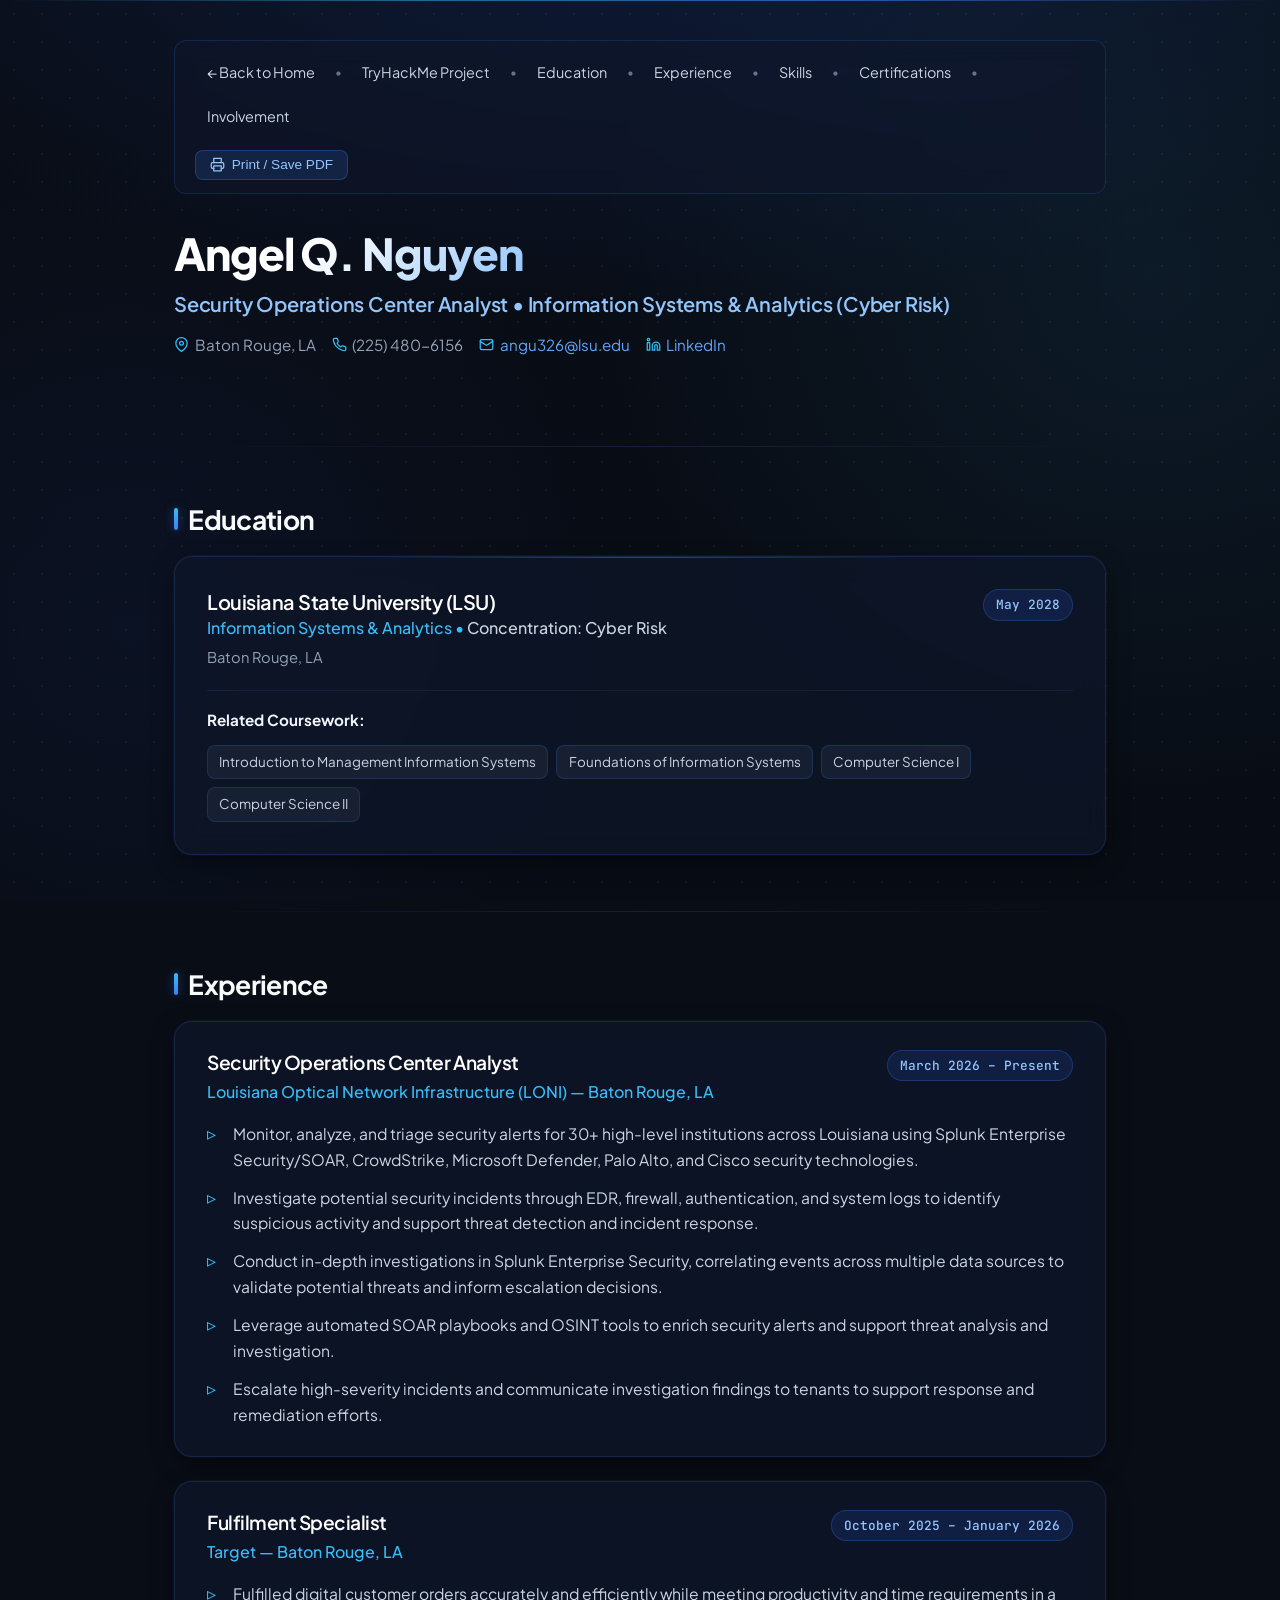
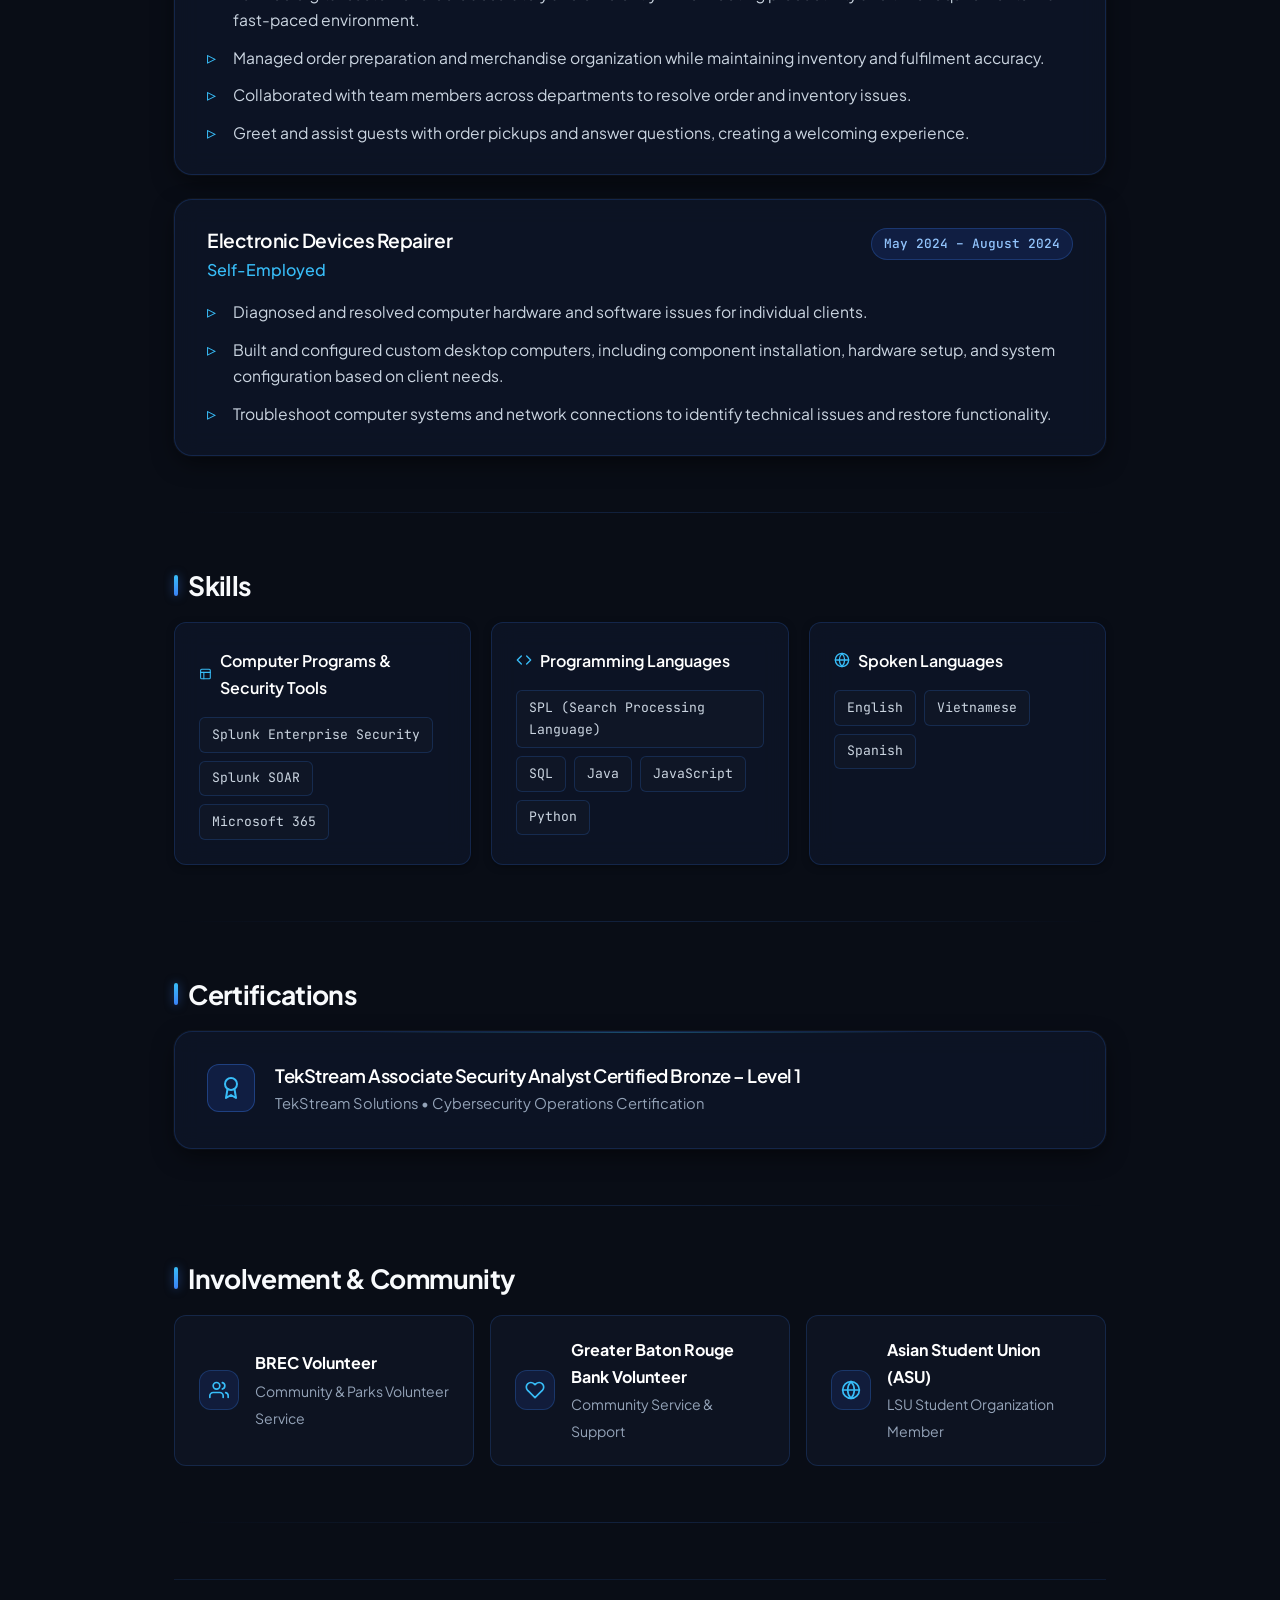
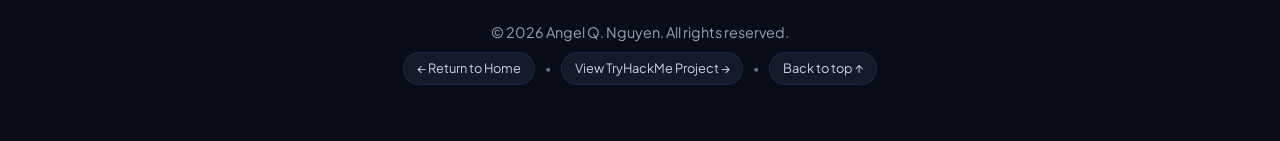
<file: resume.html>
<!DOCTYPE html>
<html lang="en">
<head>
    <meta charset="UTF-8">
    <meta name="viewport" content="width=device-width, initial-scale=1.0">
    <meta name="description" content="Resume of Angel Q. Nguyen - SOC Analyst at LONI & Information Systems and Analytics (Cyber Risk) Student at LSU.">
    <title>Resume | Angel Q. Nguyen</title>
    <!-- Google Fonts -->
    <link rel="preconnect" href="https://fonts.googleapis.com">
    <link rel="preconnect" href="https://fonts.gstatic.com" crossorigin>
    <link href="https://fonts.googleapis.com/css2?family=Plus+Jakarta+Sans:wght@300;400;500;600;700;800&family=JetBrains+Mono:wght@400;500;600&display=swap" rel="stylesheet">
    <!-- Shared Stylesheet -->
    <link rel="stylesheet" href="styles.css">
    <style>
        /* Resume specific utilities */
        .resume-action-bar {
            display: flex;
            align-items: center;
            justify-content: space-between;
            flex-wrap: wrap;
            gap: 1rem;
            margin-bottom: 2rem;
            padding: 0.85rem 1.25rem;
            background: rgba(15, 23, 42, 0.6);
            border: 1px solid var(--border-card);
            border-radius: var(--radius-md);
            backdrop-filter: blur(12px);
        }

        .resume-nav-links {
            display: flex;
            align-items: center;
            gap: 0.5rem;
            flex-wrap: wrap;
            font-size: 0.9rem;
        }

        .resume-nav-links a {
            padding: 0.35rem 0.75rem;
            border-radius: var(--radius-pill);
            color: var(--text-secondary);
            transition: all var(--transition-normal);
        }

        .resume-nav-links a:hover {
            color: #ffffff;
            background: rgba(59, 130, 246, 0.15);
        }

        .course-tag-grid {
            display: flex;
            flex-wrap: wrap;
            gap: 0.5rem;
            margin-top: 0.75rem;
        }

        .course-tag {
            font-size: 0.84rem;
            padding: 0.3rem 0.7rem;
            border-radius: var(--radius-sm);
            background: rgba(30, 41, 59, 0.6);
            border: 1px solid rgba(59, 130, 246, 0.2);
            color: #cbd5e1;
        }

        .print-btn {
            display: inline-flex;
            align-items: center;
            gap: 0.4rem;
            font-size: 0.85rem;
            font-weight: 500;
            padding: 0.4rem 0.9rem;
            border-radius: var(--radius-sm);
            background: rgba(59, 130, 246, 0.15);
            border: 1px solid rgba(59, 130, 246, 0.3);
            color: #93c5fd;
            cursor: pointer;
            transition: all var(--transition-normal);
        }

        .print-btn:hover {
            background: var(--accent-blue-600);
            color: #ffffff;
            border-color: var(--accent-blue-500);
            box-shadow: 0 0 12px rgba(59, 130, 246, 0.35);
        }

        .involvement-grid {
            display: grid;
            grid-template-columns: repeat(auto-fit, minmax(260px, 1fr));
            gap: 1rem;
        }

        .involvement-card {
            background: rgba(17, 24, 39, 0.7);
            border: 1px solid var(--border-card);
            border-radius: var(--radius-md);
            padding: 1.25rem 1.5rem;
            display: flex;
            align-items: center;
            gap: 1rem;
            transition: all var(--transition-normal);
        }

        .involvement-card:hover {
            border-color: var(--border-card-hover);
            transform: translateY(-2px);
        }

        .involvement-icon {
            width: 40px;
            height: 40px;
            min-width: 40px;
            border-radius: var(--radius-md);
            background: rgba(30, 58, 138, 0.25);
            border: 1px solid rgba(59, 130, 246, 0.25);
            display: flex;
            align-items: center;
            justify-content: center;
            color: var(--accent-cyan);
        }

        @media print {
            body {
                background: #ffffff !important;
                color: #111827 !important;
            }
            body::before, body::after, .resume-action-bar, nav, footer, hr {
                display: none !important;
            }
            .container {
                max-width: 100% !important;
                padding: 0 !important;
            }
            h1, h2, h3, h4, strong {
                color: #0f172a !important;
            }
            h1 {
                background: none !important;
                -webkit-text-fill-color: #0f172a !important;
                font-size: 24pt !important;
            }
            .hero-subtitle {
                color: #2563eb !important;
            }
            .card, article.experience-item, .table-wrapper, .skill-category-card, .involvement-card {
                background: #ffffff !important;
                border: 1px solid #cbd5e1 !important;
                box-shadow: none !important;
                color: #1f2937 !important;
            }
            article.experience-item ul li, p {
                color: #374151 !important;
            }
            .date-badge {
                background: #f1f5f9 !important;
                color: #0f172a !important;
                border: 1px solid #94a3b8 !important;
            }
            .skill-badge, .course-tag {
                background: #f8fafc !important;
                color: #0f172a !important;
                border: 1px solid #cbd5e1 !important;
            }
        }
    </style>
</head>
<body id="top">

    <div class="container">
        <!-- Top Action & Navigation Bar -->
        <header style="padding-top: 2.5rem; padding-bottom: 1.5rem;">
            <div class="resume-action-bar">
                <nav class="resume-nav-links" aria-label="Page and section navigation">
                    <a href="index.html">&larr; Back to Home</a>
                    <span class="nav-separator">&bull;</span>
                    <a href="project.html">TryHackMe Project</a>
                    <span class="nav-separator">&bull;</span>
                    <a href="#education">Education</a>
                    <span class="nav-separator">&bull;</span>
                    <a href="#experience">Experience</a>
                    <span class="nav-separator">&bull;</span>
                    <a href="#skills">Skills</a>
                    <span class="nav-separator">&bull;</span>
                    <a href="#certifications">Certifications</a>
                    <span class="nav-separator">&bull;</span>
                    <a href="#involvement">Involvement</a>
                </nav>

                <button class="print-btn" onclick="window.print()" aria-label="Print or save resume as PDF">
                    <svg width="15" height="15" viewBox="0 0 24 24" fill="none" stroke="currentColor" stroke-width="2" stroke-linecap="round" stroke-linejoin="round" aria-hidden="true"><polyline points="6 9 6 2 18 2 18 9"></polyline><path d="M6 18H4a2 2 0 0 1-2-2v-5a2 2 0 0 1 2-2h16a2 2 0 0 1 2 2v5a2 2 0 0 1-2 2h-2"></path><rect width="12" height="8" x="6" y="14"></rect></svg>
                    Print / Save PDF
                </button>
            </div>

            <!-- Candidate Title & Contact Header -->
            <h1>Angel Q. Nguyen</h1>
            <p class="hero-subtitle">Security Operations Center Analyst &bull; Information Systems &amp; Analytics (Cyber Risk)</p>

            <div class="hero-meta" style="margin-bottom: 0.5rem;">
                <span class="hero-meta-item">
                    <svg viewBox="0 0 24 24" fill="none" stroke="currentColor" stroke-width="2" stroke-linecap="round" stroke-linejoin="round" aria-hidden="true"><path d="M21 10c0 7-9 13-9 13s-9-6-9-13a9 9 0 0 1 18 0z"></path><circle cx="12" cy="10" r="3"></circle></svg>
                    Baton Rouge, LA
                </span>
                <span class="hero-meta-item">
                    <svg viewBox="0 0 24 24" fill="none" stroke="currentColor" stroke-width="2" stroke-linecap="round" stroke-linejoin="round" aria-hidden="true"><path d="M22 16.92v3a2 2 0 0 1-2.18 2 19.79 19.79 0 0 1-8.63-3.07 19.5 19.5 0 0 1-6-6 19.79 19.79 0 0 1-3.07-8.67A2 2 0 0 1 4.11 2h3a2 2 0 0 1 2 1.72 12.84 12.84 0 0 0 .7 2.81 2 2 0 0 1-.45 2.11L8.09 9.91a16 16 0 0 0 6 6l1.27-1.27a2 2 0 0 1 2.11-.45 12.84 12.84 0 0 0 2.81.7A2 2 0 0 1 22 16.92z"></path></svg>
                    (225) 480-6156
                </span>
                <span class="hero-meta-item">
                    <svg viewBox="0 0 24 24" fill="none" stroke="currentColor" stroke-width="2" stroke-linecap="round" stroke-linejoin="round" aria-hidden="true"><rect width="20" height="16" x="2" y="4" rx="2"></rect><path d="m22 7-8.97 5.7a1.94 1.94 0 0 1-2.06 0L2 7"></path></svg>
                    <a href="mailto:angu326@lsu.edu">angu326@lsu.edu</a>
                </span>
                <span class="hero-meta-item">
                    <svg viewBox="0 0 24 24" fill="none" stroke="currentColor" stroke-width="2" stroke-linecap="round" stroke-linejoin="round" aria-hidden="true"><path d="M16 8a6 6 0 0 1 6 6v7h-4v-7a2 2 0 0 0-2-2 2 2 0 0 0-2 2v7h-4v-7a6 6 0 0 1 6-6z"></path><rect width="4" height="12" x="2" y="9"></rect><circle cx="4" cy="4" r="2"></circle></svg>
                    <a href="https://www.linkedin.com/in/angel-nguyen-9bbaa5247" target="_blank" rel="noopener noreferrer">LinkedIn</a>
                </span>
            </div>
        </header>

        <hr>

        <main>
            <!-- 1. Education Section -->
            <section id="education">
                <h2>Education</h2>
                <div class="card">
                    <div style="display: flex; justify-content: space-between; align-items: flex-start; flex-wrap: wrap; gap: 0.5rem; margin-bottom: 0.5rem;">
                        <div>
                            <h3 style="font-size: 1.25rem; color: #ffffff;">Louisiana State University (LSU)</h3>
                            <p style="color: var(--accent-cyan); font-weight: 500; margin-bottom: 0.25rem;">
                                Information Systems &amp; Analytics &bull; <span style="color: #cbd5e1;">Concentration: Cyber Risk</span>
                            </p>
                            <p style="color: var(--text-muted); font-size: 0.92rem; margin: 0;">Baton Rouge, LA</p>
                        </div>
                        <span class="date-badge">May 2028</span>
                    </div>

                    <div style="margin-top: 1.25rem; padding-top: 1rem; border-top: 1px solid var(--border-subtle);">
                        <strong style="color: #f1f5f9; font-size: 0.95rem; display: block; margin-bottom: 0.4rem;">Related Coursework:</strong>
                        <div class="course-tag-grid">
                            <span class="course-tag">Introduction to Management Information Systems</span>
                            <span class="course-tag">Foundations of Information Systems</span>
                            <span class="course-tag">Computer Science I</span>
                            <span class="course-tag">Computer Science II</span>
                        </div>
                    </div>
                </div>
            </section>

            <hr>

            <!-- 2. Experience Section -->
            <section id="experience">
                <h2>Experience</h2>
                <div class="timeline">
                    <!-- Role 1: SOC Analyst at LONI -->
                    <article class="experience-item">
                        <div class="experience-header">
                            <div>
                                <h3>Security Operations Center Analyst</h3>
                                <p class="company-title">Louisiana Optical Network Infrastructure (LONI) &mdash; Baton Rouge, LA</p>
                            </div>
                            <span class="date-badge">March 2026 &ndash; Present</span>
                        </div>
                        <ul>
                            <li>Monitor, analyze, and triage security alerts for 30+ high-level institutions across Louisiana using Splunk Enterprise Security/SOAR, CrowdStrike, Microsoft Defender, Palo Alto, and Cisco security technologies.</li>
                            <li>Investigate potential security incidents through EDR, firewall, authentication, and system logs to identify suspicious activity and support threat detection and incident response.</li>
                            <li>Conduct in-depth investigations in Splunk Enterprise Security, correlating events across multiple data sources to validate potential threats and inform escalation decisions.</li>
                            <li>Leverage automated SOAR playbooks and OSINT tools to enrich security alerts and support threat analysis and investigation.</li>
                            <li>Escalate high-severity incidents and communicate investigation findings to tenants to support response and remediation efforts.</li>
                        </ul>
                    </article>

                    <!-- Role 2: Fulfilment Specialist at Target -->
                    <article class="experience-item">
                        <div class="experience-header">
                            <div>
                                <h3>Fulfilment Specialist</h3>
                                <p class="company-title">Target &mdash; Baton Rouge, LA</p>
                            </div>
                            <span class="date-badge">October 2025 &ndash; January 2026</span>
                        </div>
                        <ul>
                            <li>Fulfilled digital customer orders accurately and efficiently while meeting productivity and time requirements in a fast-paced environment.</li>
                            <li>Managed order preparation and merchandise organization while maintaining inventory and fulfilment accuracy.</li>
                            <li>Collaborated with team members across departments to resolve order and inventory issues.</li>
                            <li>Greet and assist guests with order pickups and answer questions, creating a welcoming experience.</li>
                        </ul>
                    </article>

                    <!-- Role 3: Electronic Devices Repairer (Self-Employed) -->
                    <article class="experience-item">
                        <div class="experience-header">
                            <div>
                                <h3>Electronic Devices Repairer</h3>
                                <p class="company-title">Self-Employed</p>
                            </div>
                            <span class="date-badge">May 2024 &ndash; August 2024</span>
                        </div>
                        <ul>
                            <li>Diagnosed and resolved computer hardware and software issues for individual clients.</li>
                            <li>Built and configured custom desktop computers, including component installation, hardware setup, and system configuration based on client needs.</li>
                            <li>Troubleshoot computer systems and network connections to identify technical issues and restore functionality.</li>
                        </ul>
                    </article>
                </div>
            </section>

            <hr>

            <!-- 3. Skills Section -->
            <section id="skills">
                <h2>Skills</h2>
                <div class="skills-grid">
                    <div class="skill-category-card">
                        <div class="skill-category-title">
                            <svg viewBox="0 0 24 24" fill="none" stroke="currentColor" stroke-width="2" stroke-linecap="round" stroke-linejoin="round" aria-hidden="true"><rect width="18" height="18" x="3" y="3" rx="2"></rect><path d="M3 9h18"></path><path d="M9 21V9"></path></svg>
                            Computer Programs &amp; Security Tools
                        </div>
                        <div class="skill-tags">
                            <span class="skill-badge">Splunk Enterprise Security</span>
                            <span class="skill-badge">Splunk SOAR</span>
                            <span class="skill-badge">Microsoft 365</span>
                        </div>
                    </div>

                    <div class="skill-category-card">
                        <div class="skill-category-title">
                            <svg viewBox="0 0 24 24" fill="none" stroke="currentColor" stroke-width="2" stroke-linecap="round" stroke-linejoin="round" aria-hidden="true"><polyline points="16 18 22 12 16 6"></polyline><polyline points="8 6 2 12 8 18"></polyline></svg>
                            Programming Languages
                        </div>
                        <div class="skill-tags">
                            <span class="skill-badge">SPL (Search Processing Language)</span>
                            <span class="skill-badge">SQL</span>
                            <span class="skill-badge">Java</span>
                            <span class="skill-badge">JavaScript</span>
                            <span class="skill-badge">Python</span>
                        </div>
                    </div>

                    <div class="skill-category-card">
                        <div class="skill-category-title">
                            <svg viewBox="0 0 24 24" fill="none" stroke="currentColor" stroke-width="2" stroke-linecap="round" stroke-linejoin="round" aria-hidden="true"><circle cx="12" cy="12" r="10"></circle><line x1="2" y1="12" x2="22" y2="12"></line><path d="M12 2a15.3 15.3 0 0 1 4 10 15.3 15.3 0 0 1-4 10 15.3 15.3 0 0 1-4-10 15.3 15.3 0 0 1 4-10z"></path></svg>
                            Spoken Languages
                        </div>
                        <div class="skill-tags">
                            <span class="skill-badge">English</span>
                            <span class="skill-badge">Vietnamese</span>
                            <span class="skill-badge">Spanish</span>
                        </div>
                    </div>
                </div>
            </section>

            <hr>

            <!-- 4. Certifications Section -->
            <section id="certifications">
                <h2>Certifications</h2>
                <div class="card" style="display: flex; align-items: flex-start; gap: 1.25rem;">
                    <div style="width: 48px; height: 48px; min-width: 48px; border-radius: var(--radius-md); background: rgba(30, 58, 138, 0.3); border: 1px solid rgba(59, 130, 246, 0.35); display: flex; align-items: center; justify-content: center; color: var(--accent-cyan);">
                        <svg width="24" height="24" viewBox="0 0 24 24" fill="none" stroke="currentColor" stroke-width="2" stroke-linecap="round" stroke-linejoin="round" aria-hidden="true"><circle cx="12" cy="8" r="6"></circle><path d="M15.477 12.89 17 22l-5-3-5 3 1.523-9.11"></path></svg>
                    </div>
                    <div>
                        <h3 style="font-size: 1.15rem; color: #ffffff; margin-bottom: 0.25rem;">TekStream Associate Security Analyst Certified Bronze &ndash; Level 1</h3>
                        <p style="color: var(--text-muted); font-size: 0.92rem; margin: 0;">TekStream Solutions &bull; Cybersecurity Operations Certification</p>
                    </div>
                </div>
            </section>

            <hr>

            <!-- 5. Involvement Section -->
            <section id="involvement">
                <h2>Involvement &amp; Community</h2>
                <div class="involvement-grid">
                    <div class="involvement-card">
                        <div class="involvement-icon">
                            <svg width="20" height="20" viewBox="0 0 24 24" fill="none" stroke="currentColor" stroke-width="2" stroke-linecap="round" stroke-linejoin="round" aria-hidden="true"><path d="M17 21v-2a4 4 0 0 0-4-4H5a4 4 0 0 0-4 4v2"></path><circle cx="9" cy="7" r="4"></circle><path d="M23 21v-2a4 4 0 0 0-3-3.87"></path><path d="M16 3.13a4 4 0 0 1 0 7.75"></path></svg>
                        </div>
                        <div>
                            <strong style="color: #ffffff; font-size: 1rem; display: block;">BREC Volunteer</strong>
                            <span style="color: var(--text-muted); font-size: 0.88rem;">Community &amp; Parks Volunteer Service</span>
                        </div>
                    </div>

                    <div class="involvement-card">
                        <div class="involvement-icon">
                            <svg width="20" height="20" viewBox="0 0 24 24" fill="none" stroke="currentColor" stroke-width="2" stroke-linecap="round" stroke-linejoin="round" aria-hidden="true"><path d="M20.84 4.61a5.5 5.5 0 0 0-7.78 0L12 5.67l-1.06-1.06a5.5 5.5 0 0 0-7.78 7.78l1.06 1.06L12 21.23l7.78-7.78 1.06-1.06a5.5 5.5 0 0 0 0-7.78z"></path></svg>
                        </div>
                        <div>
                            <strong style="color: #ffffff; font-size: 1rem; display: block;">Greater Baton Rouge Bank Volunteer</strong>
                            <span style="color: var(--text-muted); font-size: 0.88rem;">Community Service &amp; Support</span>
                        </div>
                    </div>

                    <div class="involvement-card">
                        <div class="involvement-icon">
                            <svg width="20" height="20" viewBox="0 0 24 24" fill="none" stroke="currentColor" stroke-width="2" stroke-linecap="round" stroke-linejoin="round" aria-hidden="true"><circle cx="12" cy="12" r="10"></circle><path d="M12 2a14.5 14.5 0 0 0 0 20 14.5 14.5 0 0 0 0-20"></path><path d="M2 12h20"></path></svg>
                        </div>
                        <div>
                            <strong style="color: #ffffff; font-size: 1rem; display: block;">Asian Student Union (ASU)</strong>
                            <span style="color: var(--text-muted); font-size: 0.88rem;">LSU Student Organization Member</span>
                        </div>
                    </div>
                </div>
            </section>
        </main>

        <hr>

        <footer>
            <p>&copy; 2026 Angel Q. Nguyen. All rights reserved.</p>
            <p>
                <small>
                    <a href="index.html" class="back-to-top" style="margin-left: 0;">&larr; Return to Home</a>
                    <span style="margin: 0 0.5rem; color: var(--text-dim);">&bull;</span>
                    <a href="project.html" class="back-to-top" style="margin-left: 0;">View TryHackMe Project &rarr;</a>
                    <span style="margin: 0 0.5rem; color: var(--text-dim);">&bull;</span>
                    <a href="#top" class="back-to-top" style="margin-left: 0;">Back to top &uarr;</a>
                </small>
            </p>
        </footer>
    </div>

</body>
</html>
</file>
<file: styles.css>
/* ==========================================================================
   Design System & Modern Dark Navy/Charcoal Theme
   Professional Software Engineer Portfolio
   ========================================================================== */

:root {
  /* Color Palette */
  --bg-canvas: #090d16;
  --bg-surface: #0f172a;
  --bg-card: rgba(15, 23, 42, 0.72);
  --bg-card-hover: rgba(22, 33, 58, 0.85);
  --bg-card-subtle: rgba(30, 41, 59, 0.45);
  --bg-input: rgba(11, 17, 32, 0.85);

  /* Borders & Dividers */
  --border-subtle: rgba(59, 130, 246, 0.12);
  --border-card: rgba(59, 130, 246, 0.18);
  --border-card-hover: rgba(96, 165, 250, 0.4);
  --border-glow: rgba(59, 130, 246, 0.35);

  /* Typography Colors */
  --text-primary: #f8fafc;      /* Crisp off-white */
  --text-secondary: #cbd5e1;    /* Light slate off-white */
  --text-muted: #94a3b8;        /* Soft slate */
  --text-dim: #64748b;          /* Darker muted slate */

  /* Blue Accents */
  --accent-blue-500: #3b82f6;   /* Electric blue */
  --accent-blue-400: #60a5fa;   /* Bright cornflower */
  --accent-blue-300: #93c5fd;   /* Soft highlight */
  --accent-blue-600: #2563eb;   /* Solid primary button */
  --accent-blue-700: #1d4ed8;   /* Deep button hover */
  --accent-cyan: #38bdf8;       /* Subtle sky cyan accent */
  --accent-pill-bg: rgba(59, 130, 246, 0.12);
  --accent-pill-border: rgba(59, 130, 246, 0.28);
  --accent-glow: 0 0 20px rgba(59, 130, 246, 0.22);
  --accent-glow-strong: 0 0 30px rgba(59, 130, 246, 0.4);

  /* Shadows */
  --shadow-sm: 0 2px 8px -2px rgba(0, 0, 0, 0.5);
  --shadow-md: 0 8px 24px -4px rgba(0, 0, 0, 0.6), 0 0 0 1px rgba(255, 255, 255, 0.04);
  --shadow-lg: 0 16px 36px -6px rgba(0, 0, 0, 0.75), 0 0 25px rgba(59, 130, 246, 0.1);

  /* Typography */
  --font-sans: 'Plus Jakarta Sans', -apple-system, BlinkMacSystemFont, 'Segoe UI', Roboto, sans-serif;
  --font-mono: 'JetBrains Mono', 'Fira Code', ui-monospace, SFMono-Regular, monospace;

  /* Layout */
  --max-width: 980px;
  --radius-sm: 8px;
  --radius-md: 12px;
  --radius-lg: 18px;
  --radius-pill: 9999px;
  --transition-normal: 0.25s cubic-bezier(0.16, 1, 0.3, 1);
}

/* ==========================================================================
   Base Styles & Ambient Background
   ========================================================================== */

*, *::before, *::after {
  box-sizing: border-box;
  margin: 0;
  padding: 0;
}

html {
  scroll-behavior: smooth;
  scroll-padding-top: 5rem;
  color-scheme: dark;
}

body {
  min-height: 100vh;
  background-color: var(--bg-canvas);
  background-image:
    radial-gradient(ellipse 90% 60% at 50% -10%, rgba(37, 99, 235, 0.16), transparent 75%),
    radial-gradient(circle 800px at 90% 30%, rgba(56, 189, 248, 0.08), transparent 70%),
    radial-gradient(circle 700px at 10% 70%, rgba(30, 58, 138, 0.12), transparent 70%),
    linear-gradient(180deg, #090d16 0%, #080c14 100%);
  background-attachment: fixed;
  color: var(--text-secondary);
  font-family: var(--font-sans);
  font-size: 1rem;
  line-height: 1.7;
  -webkit-font-smoothing: antialiased;
  -moz-osx-font-smoothing: grayscale;
  position: relative;
  overflow-x: hidden;
}

/* Subtle architectural dot grid overlay for developer aesthetic */
body::before {
  content: "";
  position: fixed;
  inset: 0;
  background-image: radial-gradient(rgba(148, 163, 184, 0.08) 1px, transparent 1px);
  background-size: 28px 28px;
  pointer-events: none;
  z-index: -1;
}

/* Top ambient light edge */
body::after {
  content: "";
  position: fixed;
  top: 0;
  left: 0;
  right: 0;
  height: 1px;
  background: linear-gradient(90deg, transparent, rgba(56, 189, 248, 0.5), rgba(59, 130, 246, 0.6), transparent);
  pointer-events: none;
  z-index: 100;
}

/* Custom Scrollbar */
::-webkit-scrollbar {
  width: 8px;
}
::-webkit-scrollbar-track {
  background: var(--bg-canvas);
}
::-webkit-scrollbar-thumb {
  background: rgba(59, 130, 246, 0.25);
  border-radius: 4px;
}
::-webkit-scrollbar-thumb:hover {
  background: var(--accent-blue-500);
}

/* Container */
.container {
  width: 100%;
  max-width: var(--max-width);
  margin: 0 auto;
  padding: 0 1.5rem;
  position: relative;
  z-index: 1;
}

/* Subtle Divider */
hr {
  border: none;
  height: 1px;
  background: linear-gradient(90deg, transparent, rgba(59, 130, 246, 0.18), transparent);
  margin: 3.5rem 0;
}

/* ==========================================================================
   Typography & Links
   ========================================================================== */

h1, h2, h3, h4, h5, h6 {
  color: var(--text-primary);
  font-weight: 700;
  letter-spacing: -0.025em;
  line-height: 1.25;
}

h1 {
  font-size: 2.75rem;
  font-weight: 800;
  background: linear-gradient(135deg, #ffffff 40%, #93c5fd 100%);
  -webkit-background-clip: text;
  -webkit-text-fill-color: transparent;
  display: inline-block;
  margin-bottom: 0.5rem;
}

h2 {
  font-size: 1.65rem;
  margin-bottom: 1.25rem;
  display: flex;
  align-items: center;
  gap: 0.65rem;
}

/* Accent pip before each section heading */
h2::before {
  content: "";
  display: inline-block;
  width: 4px;
  height: 1.35rem;
  background: linear-gradient(180deg, var(--accent-cyan), var(--accent-blue-500));
  border-radius: 2px;
  box-shadow: 0 0 10px rgba(59, 130, 246, 0.5);
}

h3 {
  font-size: 1.2rem;
  font-weight: 600;
  color: #f1f5f9;
}

p {
  margin-bottom: 1rem;
}

p:last-child {
  margin-bottom: 0;
}

a {
  color: var(--accent-blue-400);
  text-decoration: none;
  transition: color var(--transition-normal), text-shadow var(--transition-normal);
}

a:hover {
  color: var(--text-primary);
  text-shadow: 0 0 10px rgba(96, 165, 250, 0.5);
}

/* ==========================================================================
   Header & Navigation
   ========================================================================== */

header {
  padding-top: 3.5rem;
  padding-bottom: 1.5rem;
  position: relative;
}

.hero-badge-wrap {
  display: flex;
  align-items: center;
  gap: 0.75rem;
  margin-bottom: 1rem;
  flex-wrap: wrap;
}

.status-badge {
  display: inline-flex;
  align-items: center;
  gap: 0.5rem;
  padding: 0.35rem 0.85rem;
  border-radius: var(--radius-pill);
  font-size: 0.8rem;
  font-weight: 500;
  background: rgba(30, 58, 138, 0.25);
  border: 1px solid rgba(59, 130, 246, 0.3);
  color: #93c5fd;
  backdrop-filter: blur(8px);
}

.status-indicator {
  width: 7px;
  height: 7px;
  border-radius: 50%;
  background: #38bdf8;
  box-shadow: 0 0 8px #38bdf8;
  animation: pulseGlow 2.5s infinite;
}

@keyframes pulseGlow {
  0%, 100% { opacity: 1; transform: scale(1); box-shadow: 0 0 8px #38bdf8; }
  50% { opacity: 0.5; transform: scale(0.85); box-shadow: 0 0 2px #38bdf8; }
}

.hero-subtitle {
  font-size: 1.25rem;
  color: var(--accent-blue-300);
  font-weight: 600;
  line-height: 1.45;
  margin-bottom: 0.85rem;
  letter-spacing: -0.01em;
}

.hero-meta {
  color: var(--text-muted);
  font-size: 0.95rem;
  display: flex;
  flex-wrap: wrap;
  align-items: center;
  gap: 0.5rem 1rem;
  margin-bottom: 2rem;
}

.hero-meta-item {
  display: inline-flex;
  align-items: center;
  gap: 0.35rem;
}

.hero-meta-item svg {
  width: 15px;
  height: 15px;
  color: var(--accent-cyan);
}

/* Glassmorphic Nav Bar */
nav[aria-label="Page navigation"] {
  background: rgba(15, 23, 42, 0.75);
  backdrop-filter: blur(16px);
  -webkit-backdrop-filter: blur(16px);
  border: 1px solid var(--border-card);
  border-radius: var(--radius-pill);
  padding: 0.5rem 1.25rem;
  box-shadow: var(--shadow-md);
  margin-top: 1rem;
  display: inline-block;
  max-width: 100%;
}

nav[aria-label="Page navigation"] p {
  margin: 0;
  display: flex;
  flex-wrap: wrap;
  align-items: center;
  gap: 0.35rem;
  font-size: 0.9rem;
  font-weight: 500;
}

nav[aria-label="Page navigation"] a {
  color: var(--text-secondary);
  padding: 0.35rem 0.85rem;
  border-radius: var(--radius-pill);
  transition: all var(--transition-normal);
  display: inline-block;
}

nav[aria-label="Page navigation"] a:hover {
  color: #ffffff;
  background: rgba(59, 130, 246, 0.15);
  box-shadow: 0 0 12px rgba(59, 130, 246, 0.25);
  transform: translateY(-1px);
}

.nav-separator {
  color: var(--text-dim);
  user-select: none;
  font-size: 0.8rem;
}

/* ==========================================================================
   Section & Card Styling
   ========================================================================== */

main section {
  margin-bottom: 3.5rem;
}

.card {
  background: var(--bg-card);
  border: 1px solid var(--border-card);
  border-radius: var(--radius-lg);
  padding: 2rem;
  box-shadow: var(--shadow-md);
  backdrop-filter: blur(12px);
  -webkit-backdrop-filter: blur(12px);
  transition: border-color var(--transition-normal), box-shadow var(--transition-normal), transform var(--transition-normal);
  position: relative;
  overflow: hidden;
}

.card:hover {
  border-color: var(--border-card-hover);
  box-shadow: var(--shadow-lg);
  transform: translateY(-2px);
}

/* Subtle top glow highlight on cards */
.card::before {
  content: "";
  position: absolute;
  top: 0;
  left: 20%;
  right: 20%;
  height: 1px;
  background: linear-gradient(90deg, transparent, rgba(56, 189, 248, 0.35), transparent);
  pointer-events: none;
}

/* ==========================================================================
   About Section
   ========================================================================== */

#about .card p {
  color: var(--text-secondary);
  font-size: 1.05rem;
  line-height: 1.8;
}

#about .card p:not(:last-child) {
  margin-bottom: 1.25rem;
}

.highlight-chips {
  display: flex;
  flex-wrap: wrap;
  gap: 0.65rem;
  margin-top: 1.75rem;
  padding-top: 1.5rem;
  border-top: 1px solid var(--border-subtle);
}

.highlight-chip {
  font-size: 0.85rem;
  padding: 0.4rem 0.85rem;
  border-radius: var(--radius-pill);
  background: rgba(30, 41, 59, 0.6);
  border: 1px solid rgba(59, 130, 246, 0.2);
  color: #93c5fd;
  display: inline-flex;
  align-items: center;
  gap: 0.4rem;
}

/* ==========================================================================
   Experience Section
   ========================================================================== */

#experience .timeline {
  display: flex;
  flex-direction: column;
  gap: 1.5rem;
}

article.experience-item {
  background: var(--bg-card);
  border: 1px solid var(--border-card);
  border-radius: var(--radius-lg);
  padding: 1.75rem 2rem;
  box-shadow: var(--shadow-md);
  backdrop-filter: blur(12px);
  -webkit-backdrop-filter: blur(12px);
  transition: all var(--transition-normal);
  position: relative;
}

article.experience-item:hover {
  border-color: var(--border-card-hover);
  box-shadow: var(--shadow-lg);
  transform: translateY(-2px);
}

.experience-header {
  display: flex;
  justify-content: space-between;
  align-items: flex-start;
  flex-wrap: wrap;
  gap: 0.75rem;
  margin-bottom: 1rem;
}

article.experience-item h3 {
  font-size: 1.2rem;
  color: #ffffff;
  margin-bottom: 0.25rem;
}

.company-title {
  color: var(--accent-cyan);
  font-weight: 500;
}

.date-badge {
  display: inline-flex;
  align-items: center;
  gap: 0.35rem;
  font-size: 0.8rem;
  font-weight: 500;
  font-family: var(--font-mono);
  color: #93c5fd;
  background: rgba(30, 58, 138, 0.3);
  border: 1px solid rgba(59, 130, 246, 0.25);
  padding: 0.25rem 0.75rem;
  border-radius: var(--radius-pill);
  white-space: nowrap;
}

article.experience-item ul {
  list-style: none;
  padding: 0;
  margin: 0;
  display: flex;
  flex-direction: column;
  gap: 0.75rem;
}

article.experience-item ul li {
  position: relative;
  padding-left: 1.6rem;
  color: var(--text-secondary);
  font-size: 0.98rem;
  line-height: 1.65;
}

article.experience-item ul li::before {
  content: "▹";
  position: absolute;
  left: 0;
  top: 0;
  color: var(--accent-cyan);
  font-size: 1.1rem;
  line-height: 1.4;
}

/* ==========================================================================
   Projects Section & Table
   ========================================================================== */

.table-wrapper {
  background: var(--bg-card);
  border: 1px solid var(--border-card);
  border-radius: var(--radius-lg);
  box-shadow: var(--shadow-md);
  overflow-x: auto;
  backdrop-filter: blur(12px);
  -webkit-backdrop-filter: blur(12px);
  transition: border-color var(--transition-normal);
}

.table-wrapper:hover {
  border-color: var(--border-card-hover);
}

table {
  width: 100%;
  border-collapse: collapse;
  text-align: left;
  font-size: 0.95rem;
}

table th, table td {
  padding: 1.1rem 1.35rem;
  border-bottom: 1px solid rgba(59, 130, 246, 0.12);
}

table th {
  background: rgba(11, 17, 32, 0.9);
  color: var(--text-primary);
  font-weight: 600;
  font-size: 0.85rem;
  text-transform: uppercase;
  letter-spacing: 0.05em;
  border-bottom: 1px solid rgba(59, 130, 246, 0.25);
}

table tbody tr {
  transition: background-color var(--transition-normal);
}

table tbody tr:hover {
  background-color: rgba(59, 130, 246, 0.06);
}

table tbody tr:last-child td {
  border-bottom: none;
}

table td strong {
  color: #ffffff;
  font-weight: 600;
  display: block;
  font-size: 1.02rem;
}

.role-tag {
  display: inline-block;
  padding: 0.25rem 0.65rem;
  border-radius: var(--radius-pill);
  font-size: 0.8rem;
  font-weight: 500;
  background: rgba(30, 41, 59, 0.6);
  border: 1px solid rgba(59, 130, 246, 0.2);
  color: #cbd5e1;
  white-space: nowrap;
}

.project-link {
  display: inline-flex;
  align-items: center;
  gap: 0.4rem;
  padding: 0.35rem 0.85rem;
  border-radius: var(--radius-sm);
  background: rgba(59, 130, 246, 0.12);
  border: 1px solid rgba(59, 130, 246, 0.28);
  color: #60a5fa;
  font-size: 0.85rem;
  font-weight: 500;
  white-space: nowrap;
  transition: all var(--transition-normal);
}

.project-link:hover {
  background: var(--accent-blue-600);
  border-color: var(--accent-blue-500);
  color: #ffffff;
  box-shadow: 0 0 15px rgba(59, 130, 246, 0.4);
  transform: translateY(-1px);
}

.project-link svg {
  width: 12px;
  height: 12px;
  transition: transform var(--transition-normal);
}

.project-link:hover svg {
  transform: translate(2px, -2px);
}

/* ==========================================================================
   Technical Skills Section
   ========================================================================== */

#skills .skills-grid {
  display: grid;
  grid-template-columns: repeat(auto-fit, minmax(280px, 1fr));
  gap: 1.25rem;
}

.skill-category-card {
  background: var(--bg-card);
  border: 1px solid var(--border-card);
  border-radius: var(--radius-md);
  padding: 1.5rem;
  box-shadow: var(--shadow-sm);
  backdrop-filter: blur(12px);
  -webkit-backdrop-filter: blur(12px);
  transition: all var(--transition-normal);
}

.skill-category-card:hover {
  border-color: var(--border-card-hover);
  box-shadow: var(--shadow-md);
  transform: translateY(-2px);
}

.skill-category-title {
  color: #ffffff;
  font-size: 1rem;
  font-weight: 600;
  margin-bottom: 1rem;
  display: flex;
  align-items: center;
  gap: 0.5rem;
}

.skill-category-title svg {
  width: 16px;
  height: 16px;
  color: var(--accent-cyan);
}

.skill-tags {
  display: flex;
  flex-wrap: wrap;
  gap: 0.5rem;
}

.skill-badge {
  font-family: var(--font-mono);
  font-size: 0.82rem;
  padding: 0.35rem 0.75rem;
  background: rgba(17, 24, 39, 0.8);
  border: 1px solid rgba(59, 130, 246, 0.2);
  border-radius: 6px;
  color: #cbd5e1;
  transition: all var(--transition-normal);
  user-select: none;
}

.skill-badge:hover {
  border-color: var(--accent-blue-400);
  background: rgba(30, 58, 138, 0.3);
  color: #ffffff;
  box-shadow: 0 0 10px rgba(59, 130, 246, 0.25);
  transform: translateY(-1px);
}

/* ==========================================================================
   Education & Certifications Section
   ========================================================================== */

#education .edu-list {
  display: flex;
  flex-direction: column;
  gap: 1.25rem;
  list-style: none;
  padding: 0;
}

.edu-item {
  background: var(--bg-card);
  border: 1px solid var(--border-card);
  border-radius: var(--radius-md);
  padding: 1.5rem 1.75rem;
  display: flex;
  align-items: flex-start;
  gap: 1.25rem;
  box-shadow: var(--shadow-sm);
  backdrop-filter: blur(12px);
  -webkit-backdrop-filter: blur(12px);
  transition: all var(--transition-normal);
}

.edu-item:hover {
  border-color: var(--border-card-hover);
  box-shadow: var(--shadow-md);
  transform: translateY(-2px);
}

.edu-icon-wrap {
  width: 44px;
  height: 44px;
  min-width: 44px;
  border-radius: var(--radius-md);
  background: rgba(30, 58, 138, 0.25);
  border: 1px solid rgba(59, 130, 246, 0.3);
  display: flex;
  align-items: center;
  justify-content: center;
  color: var(--accent-cyan);
}

.edu-icon-wrap svg {
  width: 22px;
  height: 22px;
}

.edu-content strong {
  display: block;
  font-size: 1.05rem;
  color: #ffffff;
  margin-bottom: 0.2rem;
}

.edu-content .edu-sub {
  color: var(--text-muted);
  font-size: 0.9rem;
}

/* ==========================================================================
   Contact Section & Form
   ========================================================================== */

/* ==========================================================================
   Contact Section & Direct Networking Hub
   ========================================================================== */

.contact-hub-card {
  background: var(--bg-card);
  border: 1px solid var(--border-card);
  border-radius: var(--radius-lg);
  padding: 2.25rem;
  box-shadow: var(--shadow-md);
  backdrop-filter: blur(12px);
  -webkit-backdrop-filter: blur(12px);
  position: relative;
  overflow: hidden;
  transition: all var(--transition-normal);
}

.contact-hub-card:hover {
  border-color: var(--border-card-hover);
  box-shadow: var(--shadow-lg);
}

.contact-hub-card::before {
  content: "";
  position: absolute;
  top: 0;
  left: 20%;
  right: 20%;
  height: 1px;
  background: linear-gradient(90deg, transparent, rgba(56, 189, 248, 0.4), transparent);
  pointer-events: none;
}

.contact-hub-intro {
  color: var(--text-secondary);
  font-size: 1.05rem;
  line-height: 1.8;
  max-width: 760px;
  margin-bottom: 2rem;
}

.contact-grid-modern {
  display: grid;
  grid-template-columns: repeat(auto-fit, minmax(260px, 1fr));
  gap: 1.25rem;
  margin-bottom: 2rem;
}

.contact-card-item {
  background: rgba(17, 24, 39, 0.75);
  border: 1px solid var(--border-card);
  border-radius: var(--radius-md);
  padding: 1.5rem;
  display: flex;
  flex-direction: column;
  justify-content: space-between;
  gap: 1.25rem;
  text-decoration: none;
  transition: all var(--transition-normal);
  position: relative;
}

.contact-card-item:hover {
  background: rgba(30, 58, 138, 0.25);
  border-color: var(--accent-blue-400);
  box-shadow: 0 10px 25px -5px rgba(0, 0, 0, 0.5), 0 0 20px rgba(59, 130, 246, 0.25);
  transform: translateY(-3px);
}

.contact-card-header {
  display: flex;
  align-items: center;
  gap: 0.85rem;
}

.contact-icon-bubble {
  width: 44px;
  height: 44px;
  min-width: 44px;
  border-radius: var(--radius-md);
  background: rgba(30, 58, 138, 0.3);
  border: 1px solid rgba(59, 130, 246, 0.35);
  display: flex;
  align-items: center;
  justify-content: center;
  color: var(--accent-cyan);
  transition: all var(--transition-normal);
}

.contact-card-item:hover .contact-icon-bubble {
  background: var(--accent-blue-600);
  color: #ffffff;
  box-shadow: 0 0 15px rgba(59, 130, 246, 0.5);
  border-color: var(--accent-blue-400);
}

.contact-type-label {
  font-size: 0.75rem;
  font-weight: 600;
  text-transform: uppercase;
  letter-spacing: 0.08em;
  color: var(--accent-cyan);
}

.contact-channel-title {
  color: #ffffff;
  font-size: 1.05rem;
  font-weight: 600;
  margin-top: 0.15rem;
}

.contact-card-value {
  color: var(--text-secondary);
  font-size: 0.92rem;
  word-break: break-all;
  font-family: var(--font-sans);
}

.contact-card-action {
  display: inline-flex;
  align-items: center;
  gap: 0.4rem;
  color: var(--accent-blue-400);
  font-size: 0.88rem;
  font-weight: 600;
  transition: all var(--transition-normal);
  padding-top: 0.75rem;
  border-top: 1px solid var(--border-subtle);
}

.contact-card-item:hover .contact-card-action {
  color: #ffffff;
  padding-left: 0.25rem;
}

.contact-card-action svg {
  width: 14px;
  height: 14px;
  transition: transform var(--transition-normal);
}

.contact-card-item:hover .contact-card-action svg {
  transform: translateX(4px);
}

.contact-hub-footer {
  display: flex;
  align-items: center;
  justify-content: space-between;
  flex-wrap: wrap;
  gap: 1rem;
  padding-top: 1.5rem;
  border-top: 1px solid var(--border-subtle);
  font-size: 0.92rem;
  color: var(--text-muted);
}

.btn-primary {
  display: inline-flex;
  align-items: center;
  justify-content: center;
  gap: 0.5rem;
  padding: 0.75rem 1.6rem;
  border-radius: var(--radius-sm);
  font-weight: 600;
  font-size: 0.95rem;
  background: linear-gradient(135deg, var(--accent-blue-600) 0%, var(--accent-blue-700) 100%);
  color: #ffffff;
  border: 1px solid rgba(96, 165, 250, 0.3);
  box-shadow: 0 4px 14px rgba(37, 99, 235, 0.35);
  cursor: pointer;
  transition: all var(--transition-normal);
}

.btn-primary:hover {
  background: linear-gradient(135deg, var(--accent-blue-500) 0%, var(--accent-blue-600) 100%);
  box-shadow: 0 6px 20px rgba(37, 99, 235, 0.5), 0 0 20px rgba(59, 130, 246, 0.3);
  transform: translateY(-2px);
}

.btn-secondary {
  display: inline-flex;
  align-items: center;
  justify-content: center;
  padding: 0.75rem 1.4rem;
  border-radius: var(--radius-sm);
  font-weight: 500;
  font-size: 0.95rem;
  background: rgba(30, 41, 59, 0.4);
  color: var(--text-muted);
  border: 1px solid rgba(148, 163, 184, 0.2);
  cursor: pointer;
  transition: all var(--transition-normal);
}

.btn-secondary:hover {
  background: rgba(30, 41, 59, 0.8);
  color: var(--text-primary);
  border-color: rgba(148, 163, 184, 0.4);
}

/* ==========================================================================
   Footer
   ========================================================================== */

footer {
  border-top: 1px solid rgba(59, 130, 246, 0.12);
  padding: 2.5rem 0 3.5rem;
  text-align: center;
  color: var(--text-muted);
  font-size: 0.9rem;
  position: relative;
}

footer p {
  margin-bottom: 0.5rem;
}

.back-to-top {
  display: inline-flex;
  align-items: center;
  gap: 0.35rem;
  padding: 0.3rem 0.8rem;
  border-radius: var(--radius-pill);
  background: rgba(30, 41, 59, 0.5);
  border: 1px solid rgba(59, 130, 246, 0.18);
  font-size: 0.8rem;
  color: var(--text-secondary);
  margin-left: 0.5rem;
  transition: all var(--transition-normal);
}

.back-to-top:hover {
  background: rgba(59, 130, 246, 0.2);
  border-color: var(--accent-blue-400);
  color: #ffffff;
  box-shadow: 0 0 12px rgba(59, 130, 246, 0.3);
  transform: translateY(-1px);
}

/* ==========================================================================
   Responsive Media Queries
   ========================================================================== */

@media (max-width: 640px) {
  h1 {
    font-size: 2.1rem;
  }
  
  .card, article.experience-item, fieldset.contact-form-card {
    padding: 1.35rem;
  }

  nav[aria-label="Page navigation"] p {
    font-size: 0.82rem;
  }
  
  .nav-separator {
    display: none;
  }
  
  nav[aria-label="Page navigation"] {
    width: 100%;
    border-radius: var(--radius-md);
  }
  
  table th, table td {
    padding: 0.75rem 0.85rem;
  }
}
</file>
